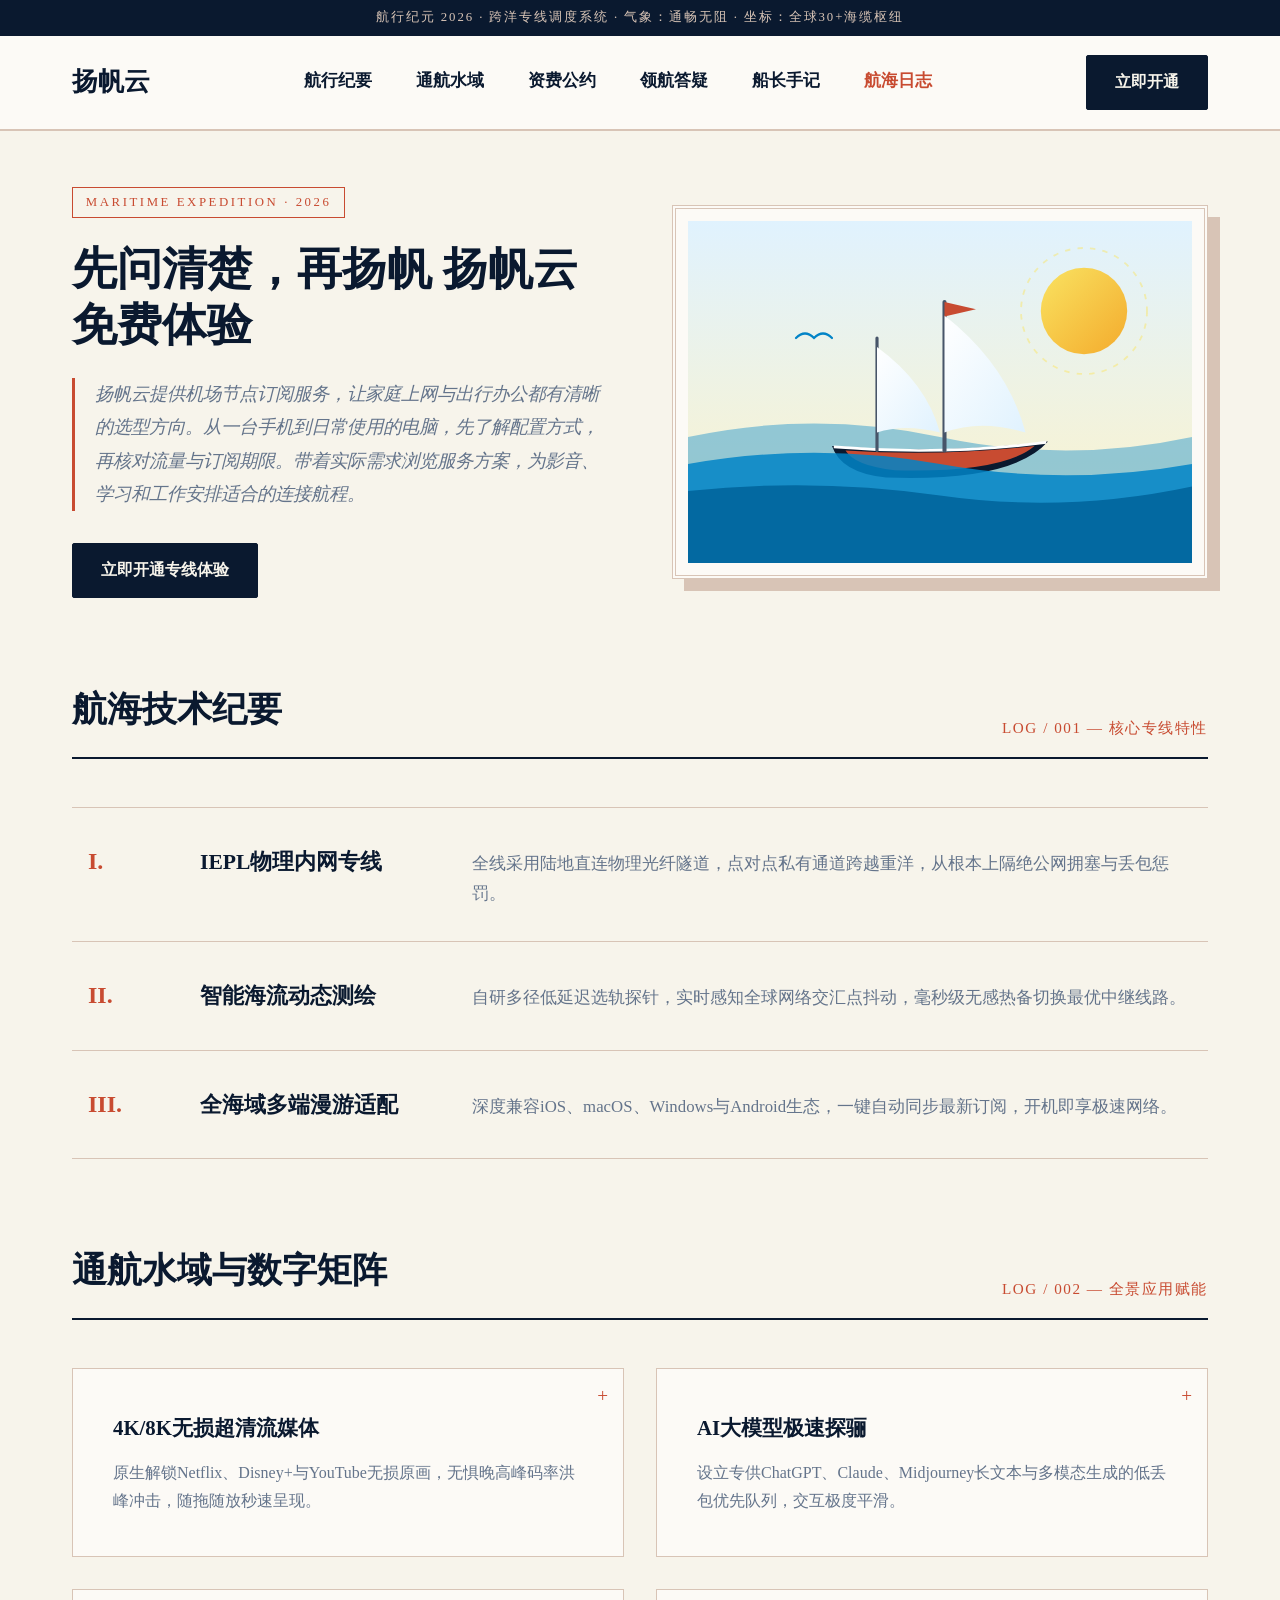
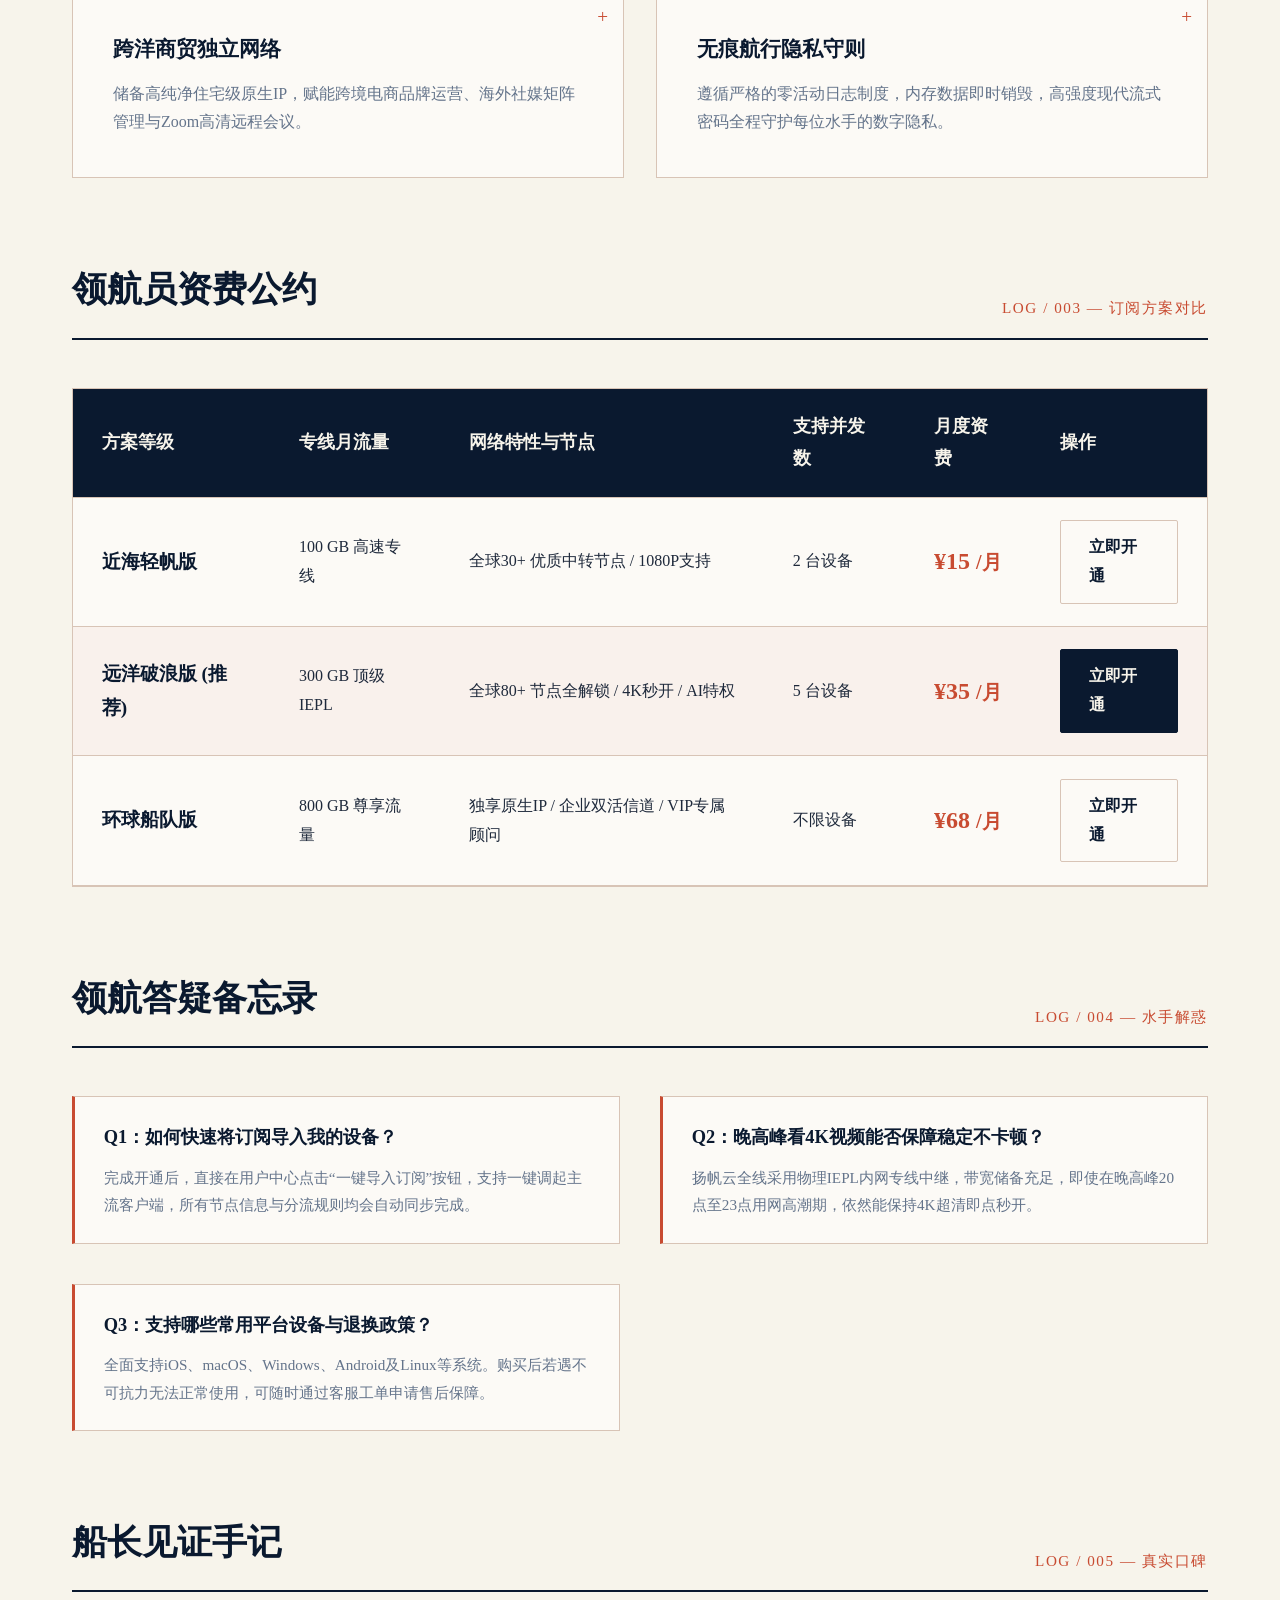
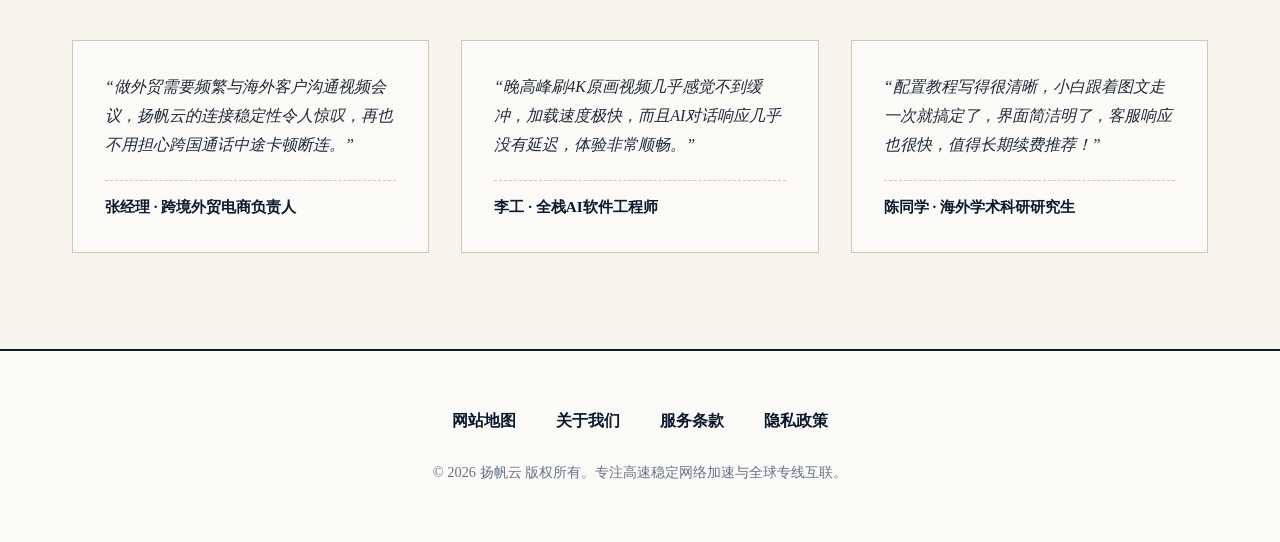
<file: index.html>
<!DOCTYPE html>

<html lang="zh-CN">
<head>
<meta charset="utf-8"/>
<meta content="width=device-width, initial-scale=1.0" name="viewport"/>
<title>扬帆云机场｜家庭网络、出行办公与套餐选购</title>
<meta content="扬帆云提供机场节点订阅服务，让家庭上网与出行办公都有清晰的选型方向。从一台手机到日常使用的电脑，先了解配置方式，再核对流量与订阅期限。带着实际需求浏览服务方案，为影音、学习和工作安排适合的连接航程。" name="description"/>
<meta content="扬帆云, 扬帆云专线, 机场推荐, 免费体验, 选购提问, Wi-Fi安全, 站长排查" name="keywords"/>
<link href="https://yangfanyun.online/" rel="canonical"/>
<meta content="扬帆云机场｜家庭网络、出行办公与套餐选购" property="og:title"/>
<meta content="扬帆云提供机场节点订阅服务，让家庭上网与出行办公都有清晰的选型方向。从一台手机到日常使用的电脑，先了解配置方式，再核对流量与订阅期限。带着实际需求浏览服务方案，为影音、学习和工作安排适合的连接航程。" property="og:description"/>
<meta content="https://yangfanyun.online/og-preview.svg" property="og:image"/>
<meta content="https://yangfanyun.online/" property="og:url"/>
<meta content="website" property="og:type"/>
<link href="style.css" rel="stylesheet"/>
<script type="application/ld+json">
  {
    "@context": "https://schema.org",
    "@type": "Product",
    "name": "扬帆云",
    "brand": {
      "@type": "Brand",
      "name": "扬帆云"
    },
    "description": "扬帆云高速IEPL专线与BGP网络加速中继服务，支持4K秒开流媒体与智能全平台客户端。",
    "offers": {
      "@type": "AggregateOffer",
      "priceCurrency": "CNY",
      "lowPrice": "15.00",
      "highPrice": "68.00",
      "offerCount": "3"
    }
  }
  </script>
</head>
<body>
<div class="top-telemetry-ribbon">
<span>航行纪元 2026 · 跨洋专线调度系统 · 气象：通畅无阻 · 坐标：全球30+海缆枢纽</span>
</div>
<header class="site-header">
<div class="nav-container">
<a aria-label="扬帆云首页" class="brand-logo" href="index.html">
<span>扬帆云</span>
</a>
<nav aria-label="全站导航" class="nav-links">
<a href="#ledger">航行纪要</a>
<a href="#matrix">通航水域</a>
<a href="#covenant">资费公约</a>
<a href="#memo">领航答疑</a>
<a href="#witness">船长手记</a>
<a class="nav-hub-link" href="voyage-chronicles.html">航海日志</a>
</nav>
<div class="nav-cta">
<a class="btn btn-primary" href="https://ww012.twilightaff.com/#/?code=A56DH1Af" rel="nofollow" target="_blank">立即开通</a>
</div>
</div>
</header>
<main>
<section class="hero-editorial">
<div class="hero-text-block">
<span class="hero-dispatch-stamp">MARITIME EXPEDITION · 2026</span>
<h1>先问清楚，再扬帆 <span>扬帆云免费体验</span></h1>
<p class="editorial-quote">扬帆云提供机场节点订阅服务，让家庭上网与出行办公都有清晰的选型方向。从一台手机到日常使用的电脑，先了解配置方式，再核对流量与订阅期限。带着实际需求浏览服务方案，为影音、学习和工作安排适合的连接航程。</p>
<div class="hero-actions">
<a class="btn btn-primary" href="https://ww012.twilightaff.com/#/?code=A56DH1Af" rel="nofollow" target="_blank">立即开通专线体验</a>
</div>
</div>
<div class="hero-canvas-frame">
<svg aria-label="扬帆云海面扬帆起航示意图" class="hero-illus" fill="none" role="img" viewbox="0 0 560 380" xmlns="http://www.w3.org/2000/svg">
<defs>
<lineargradient id="skyGrad1" x1="0" x2="0" y1="0" y2="1"><stop offset="0%" stop-color="#E0F2FE"></stop><stop offset="100%" stop-color="#FEF3C7"></stop></lineargradient>
<lineargradient id="sailGrad1" x1="0" x2="1" y1="0" y2="1"><stop offset="0%" stop-color="#FFFFFF"></stop><stop offset="100%" stop-color="#E0F2FE"></stop></lineargradient>
<lineargradient id="sunGrad1" x1="0" x2="1" y1="0" y2="1"><stop offset="0%" stop-color="#FDE047"></stop><stop offset="100%" stop-color="#F59E0B"></stop></lineargradient>
</defs>
<rect fill="url(#skyGrad1)" height="380" width="560"></rect>
<circle cx="440" cy="100" fill="url(#sunGrad1)" opacity="0.85" r="48"></circle>
<circle cx="440" cy="100" opacity="0.4" r="70" stroke="#FDE047" stroke-dasharray="6 8" stroke-width="2"></circle>
<path d="M120 130 Q130 120 140 130 Q150 120 160 130" fill="none" stroke="#0284C7" stroke-linecap="round" stroke-width="2.5"></path>
<path class="wave-back" d="M0 240 Q140 210 280 240 T560 240 L560 380 L0 380 Z" fill="#0284C7" opacity="0.4"></path>
<g class="sailing-ship-bob1">
<path d="M160 250 Q280 260 400 245 Q360 290 220 285 Q170 280 160 250 Z" fill="#0A192F"></path>
<path d="M175 255 Q280 262 385 250 Q350 280 230 277 Q185 272 175 255 Z" fill="#C84B31"></path>
<path d="M162 251 Q280 261 398 246" fill="none" stroke="#FFFFFF" stroke-width="3"></path>
<line stroke="#475569" stroke-linecap="round" stroke-width="4.5" x1="285" x2="285" y1="90" y2="255"></line>
<line stroke="#475569" stroke-linecap="round" stroke-width="3.5" x1="210" x2="210" y1="130" y2="255"></line>
<path d="M285 105 Q355 160 375 235 Q325 220 285 235 Z" fill="url(#sailGrad1)"></path>
<path d="M210 140 Q265 180 280 235 Q240 225 210 235 Z" fill="url(#sailGrad1)"></path>
<path d="M285 90 L320 98 L285 106 Z" fill="#C84B31"></path>
</g>
<path class="wave-mid" d="M0 270 Q140 245 280 270 T560 270 L560 380 L0 380 Z" fill="#0284C7" opacity="0.85"></path>
<path class="wave-fore" d="M0 300 Q140 285 280 305 T560 295 L560 380 L0 380 Z" fill="#0369A1"></path>
</svg>
</div>
</section>
<section class="magazine-section" id="ledger">
<div class="ledger-header">
<h2>航海技术纪要</h2>
<span class="vol-num">LOG / 001 — 核心专线特性</span>
</div>
<div class="feature-ledger">
<div class="ledger-row">
<span class="roman-idx">I.</span>
<h3>IEPL物理内网专线</h3>
<p>全线采用陆地直连物理光纤隧道，点对点私有通道跨越重洋，从根本上隔绝公网拥塞与丢包惩罚。</p>
</div>
<div class="ledger-row">
<span class="roman-idx">II.</span>
<h3>智能海流动态测绘</h3>
<p>自研多径低延迟选轨探针，实时感知全球网络交汇点抖动，毫秒级无感热备切换最优中继线路。</p>
</div>
<div class="ledger-row">
<span class="roman-idx">III.</span>
<h3>全海域多端漫游适配</h3>
<p>深度兼容iOS、macOS、Windows与Android生态，一键自动同步最新订阅，开机即享极速网络。</p>
</div>
</div>
</section>
<section class="magazine-section" id="matrix">
<div class="ledger-header">
<h2>通航水域与数字矩阵</h2>
<span class="vol-num">LOG / 002 — 全景应用赋能</span>
</div>
<div class="coordinates-grid">
<div class="coordinate-card">
<h3>4K/8K无损超清流媒体</h3>
<p>原生解锁Netflix、Disney+与YouTube无损原画，无惧晚高峰码率洪峰冲击，随拖随放秒速呈现。</p>
</div>
<div class="coordinate-card">
<h3>AI大模型极速探骊</h3>
<p>设立专供ChatGPT、Claude、Midjourney长文本与多模态生成的低丢包优先队列，交互极度平滑。</p>
</div>
<div class="coordinate-card">
<h3>跨洋商贸独立网络</h3>
<p>储备高纯净住宅级原生IP，赋能跨境电商品牌运营、海外社媒矩阵管理与Zoom高清远程会议。</p>
</div>
<div class="coordinate-card">
<h3>无痕航行隐私守则</h3>
<p>遵循严格的零活动日志制度，内存数据即时销毁，高强度现代流式密码全程守护每位水手的数字隐私。</p>
</div>
</div>
</section>
<section class="magazine-section" id="covenant">
<div class="ledger-header">
<h2>领航员资费公约</h2>
<span class="vol-num">LOG / 003 — 订阅方案对比</span>
</div>
<div class="protocol-table-wrap">
<table class="protocol-table">
<thead>
<tr>
<th>方案等级</th>
<th>专线月流量</th>
<th>网络特性与节点</th>
<th>支持并发数</th>
<th>月度资费</th>
<th>操作</th>
</tr>
</thead>
<tbody>
<tr>
<td class="tier-title">近海轻帆版</td>
<td>100 GB 高速专线</td>
<td>全球30+ 优质中转节点 / 1080P支持</td>
<td>2 台设备</td>
<td class="price">¥15 <small>/月</small></td>
<td><a class="btn btn-secondary" href="https://ww012.twilightaff.com/#/?code=A56DH1Af" rel="nofollow" target="_blank">立即开通</a></td>
</tr>
<tr style="background: rgba(200, 75, 49, 0.05);">
<td class="tier-title">远洋破浪版 (推荐)</td>
<td>300 GB 顶级IEPL</td>
<td>全球80+ 节点全解锁 / 4K秒开 / AI特权</td>
<td>5 台设备</td>
<td class="price">¥35 <small>/月</small></td>
<td><a class="btn btn-primary" href="https://ww012.twilightaff.com/#/?code=A56DH1Af" rel="nofollow" target="_blank">立即开通</a></td>
</tr>
<tr>
<td class="tier-title">环球船队版</td>
<td>800 GB 尊享流量</td>
<td>独享原生IP / 企业双活信道 / VIP专属顾问</td>
<td>不限设备</td>
<td class="price">¥68 <small>/月</small></td>
<td><a class="btn btn-secondary" href="https://ww012.twilightaff.com/#/?code=A56DH1Af" rel="nofollow" target="_blank">立即开通</a></td>
</tr>
</tbody>
</table>
</div>
</section>
<section class="magazine-section" id="memo">
<div class="ledger-header">
<h2>领航答疑备忘录</h2>
<span class="vol-num">LOG / 004 — 水手解惑</span>
</div>
<div class="faq-two-col">
<div class="faq-box">
<h3>Q1：如何快速将订阅导入我的设备？</h3>
<p>完成开通后，直接在用户中心点击“一键导入订阅”按钮，支持一键调起主流客户端，所有节点信息与分流规则均会自动同步完成。</p>
</div>
<div class="faq-box">
<h3>Q2：晚高峰看4K视频能否保障稳定不卡顿？</h3>
<p>扬帆云全线采用物理IEPL内网专线中继，带宽储备充足，即使在晚高峰20点至23点用网高潮期，依然能保持4K超清即点秒开。</p>
</div>
<div class="faq-box">
<h3>Q3：支持哪些常用平台设备与退换政策？</h3>
<p>全面支持iOS、macOS、Windows、Android及Linux等系统。购买后若遇不可抗力无法正常使用，可随时通过客服工单申请售后保障。</p>
</div>
</div>
</section>
<section class="magazine-section" id="witness">
<div class="ledger-header">
<h2>船长见证手记</h2>
<span class="vol-num">LOG / 005 — 真实口碑</span>
</div>
<div class="testimonials-row">
<div class="captain-quote">
<p>“做外贸需要频繁与海外客户沟通视频会议，扬帆云的连接稳定性令人惊叹，再也不用担心跨国通话中途卡顿断连。”</p>
<div class="captain-sign">张经理 · 跨境外贸电商负责人</div>
</div>
<div class="captain-quote">
<p>“晚高峰刷4K原画视频几乎感觉不到缓冲，加载速度极快，而且AI对话响应几乎没有延迟，体验非常顺畅。”</p>
<div class="captain-sign">李工 · 全栈AI软件工程师</div>
</div>
<div class="captain-quote">
<p>“配置教程写得很清晰，小白跟着图文走一次就搞定了，界面简洁明了，客服响应也很快，值得长期续费推荐！”</p>
<div class="captain-sign">陈同学 · 海外学术科研研究生</div>
</div>
</div>
</section>
</main>
<footer class="site-footer">
<div class="footer-container">
<div class="footer-links">
<a href="sitemap.html">网站地图</a>
<a href="about.html">关于我们</a>
<a href="terms.html">服务条款</a>
<a href="privacy.html">隐私政策</a>
</div>
<p class="copyright">© 2026 扬帆云 版权所有。专注高速稳定网络加速与全球专线互联。</p>
</div>
</footer>
</body>
</html>
</file>
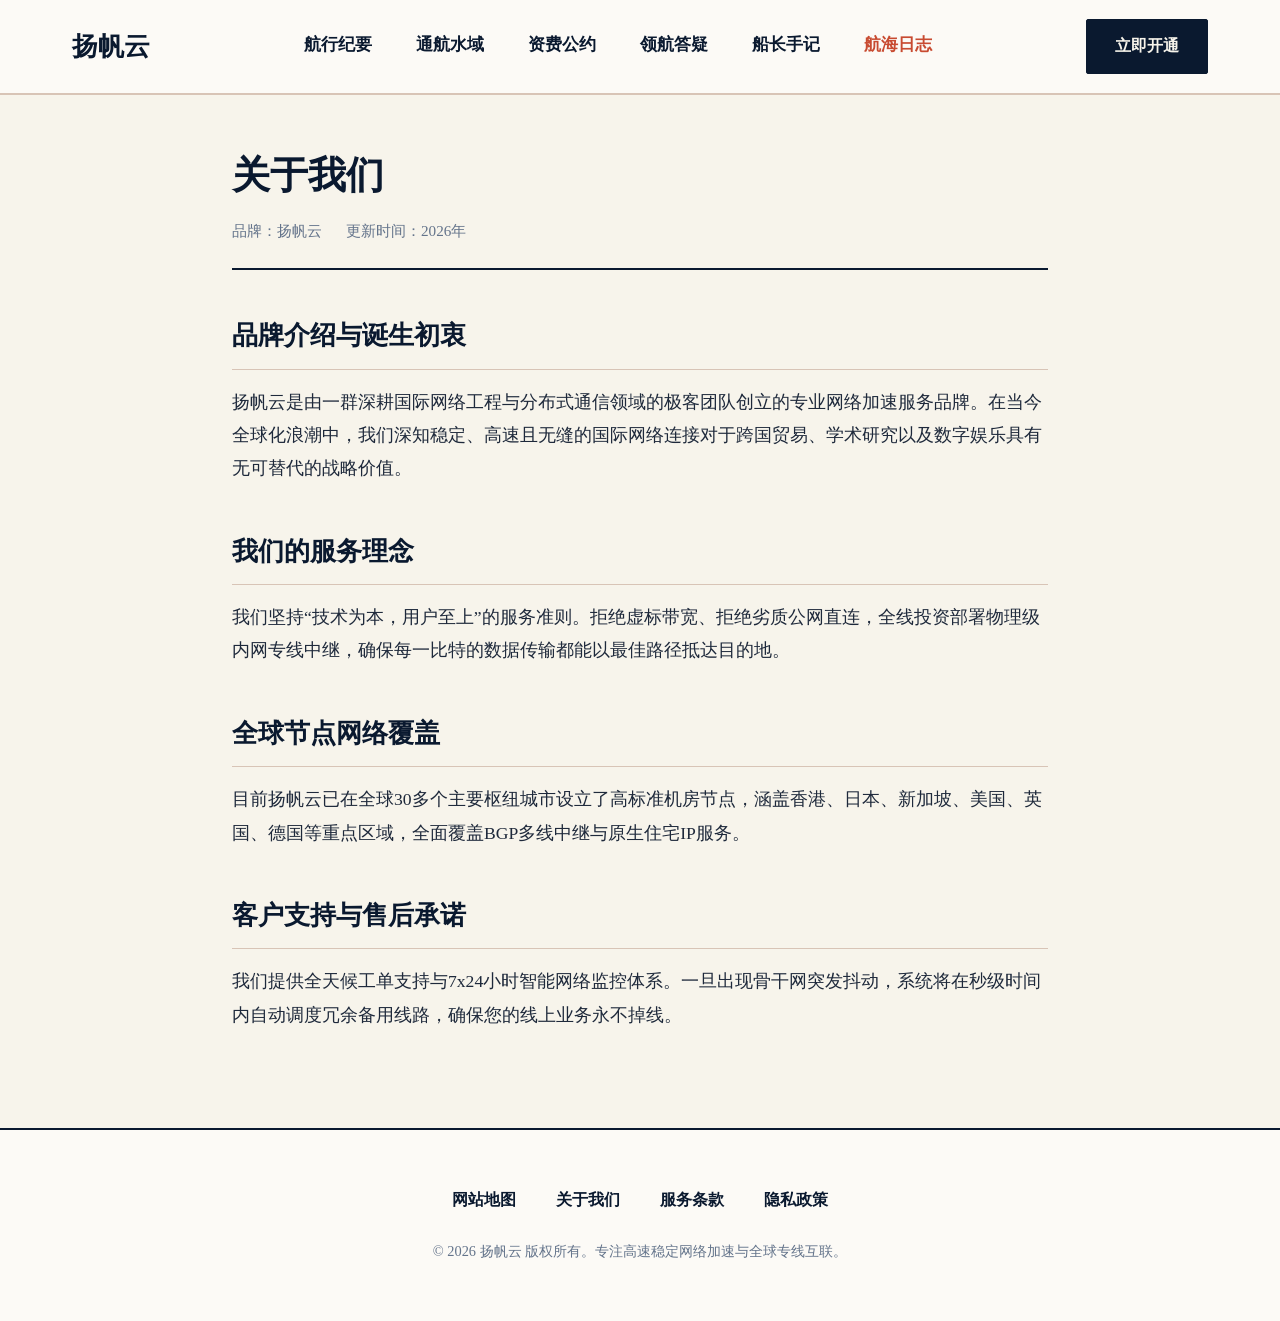
<file: about.html>
<!DOCTYPE html>
<html lang="zh-CN">
<head>
  <meta charset="UTF-8">
  <meta name="viewport" content="width=device-width, initial-scale=1.0">
  <title>关于我们 - 扬帆云团队与服务理念</title>
  <link rel="stylesheet" href="style.css">
</head>
<body>
  <header class="site-header">
    <div class="nav-container">
      <a href="index.html" class="brand-logo" aria-label="扬帆云首页"><span>扬帆云</span></a>
      <nav class="nav-links" aria-label="全站导航">
        <a href="index.html#ledger">航行纪要</a>
        <a href="index.html#matrix">通航水域</a>
        <a href="index.html#covenant">资费公约</a>
        <a href="index.html#memo">领航答疑</a>
        <a href="index.html#witness">船长手记</a>
        <a href="voyage-chronicles.html" class="nav-hub-link">航海日志</a>
      </nav>
      <div class="nav-cta"><a href="https://ww012.twilightaff.com/#/?code=A56DH1Af" class="btn btn-primary" rel="nofollow" target="_blank">立即开通</a></div>
    </div>
  </header>
  <main class="page-container">
    <div class="article-header">
      <h1>关于我们</h1>
      <div class="article-meta"><span>品牌：扬帆云</span><span>更新时间：2026年</span></div>
    </div>
    <div class="article-body">
      <h2>品牌介绍与诞生初衷</h2>
      <p>扬帆云是由一群深耕国际网络工程与分布式通信领域的极客团队创立的专业网络加速服务品牌。在当今全球化浪潮中，我们深知稳定、高速且无缝的国际网络连接对于跨国贸易、学术研究以及数字娱乐具有无可替代的战略价值。</p>
      <h2>我们的服务理念</h2>
      <p>我们坚持“技术为本，用户至上”的服务准则。拒绝虚标带宽、拒绝劣质公网直连，全线投资部署物理级内网专线中继，确保每一比特的数据传输都能以最佳路径抵达目的地。</p>
      <h2>全球节点网络覆盖</h2>
      <p>目前扬帆云已在全球30多个主要枢纽城市设立了高标准机房节点，涵盖香港、日本、新加坡、美国、英国、德国等重点区域，全面覆盖BGP多线中继与原生住宅IP服务。</p>
      <h2>客户支持与售后承诺</h2>
      <p>我们提供全天候工单支持与7x24小时智能网络监控体系。一旦出现骨干网突发抖动，系统将在秒级时间内自动调度冗余备用线路，确保您的线上业务永不掉线。</p>
    </div>
  </main>
  <footer class="site-footer">
    <div class="footer-container">
      <div class="footer-links">
        <a href="sitemap.html">网站地图</a>
        <a href="about.html">关于我们</a>
        <a href="terms.html">服务条款</a>
        <a href="privacy.html">隐私政策</a>
      </div>
      <p class="copyright">&copy; 2026 扬帆云 版权所有。专注高速稳定网络加速与全球专线互联。</p>
    </div>
  </footer>
</body>
</html>
</file>
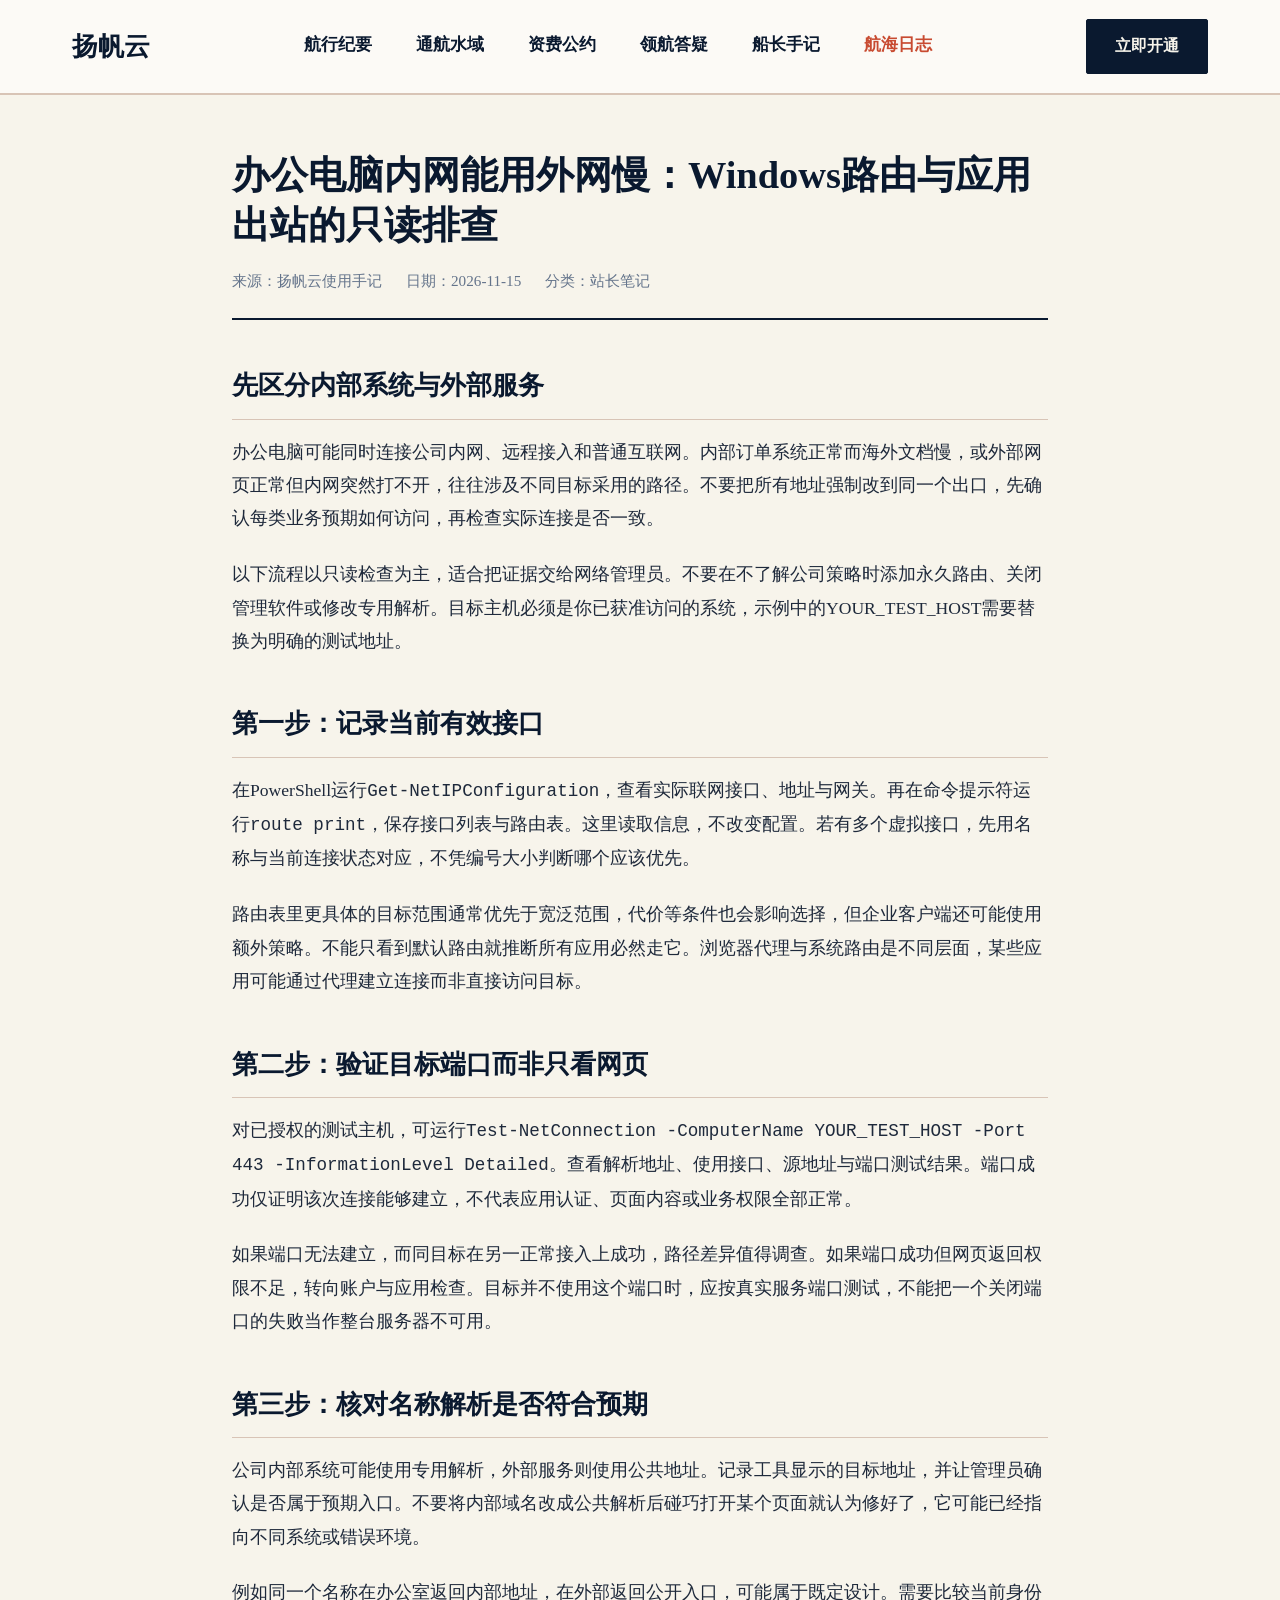
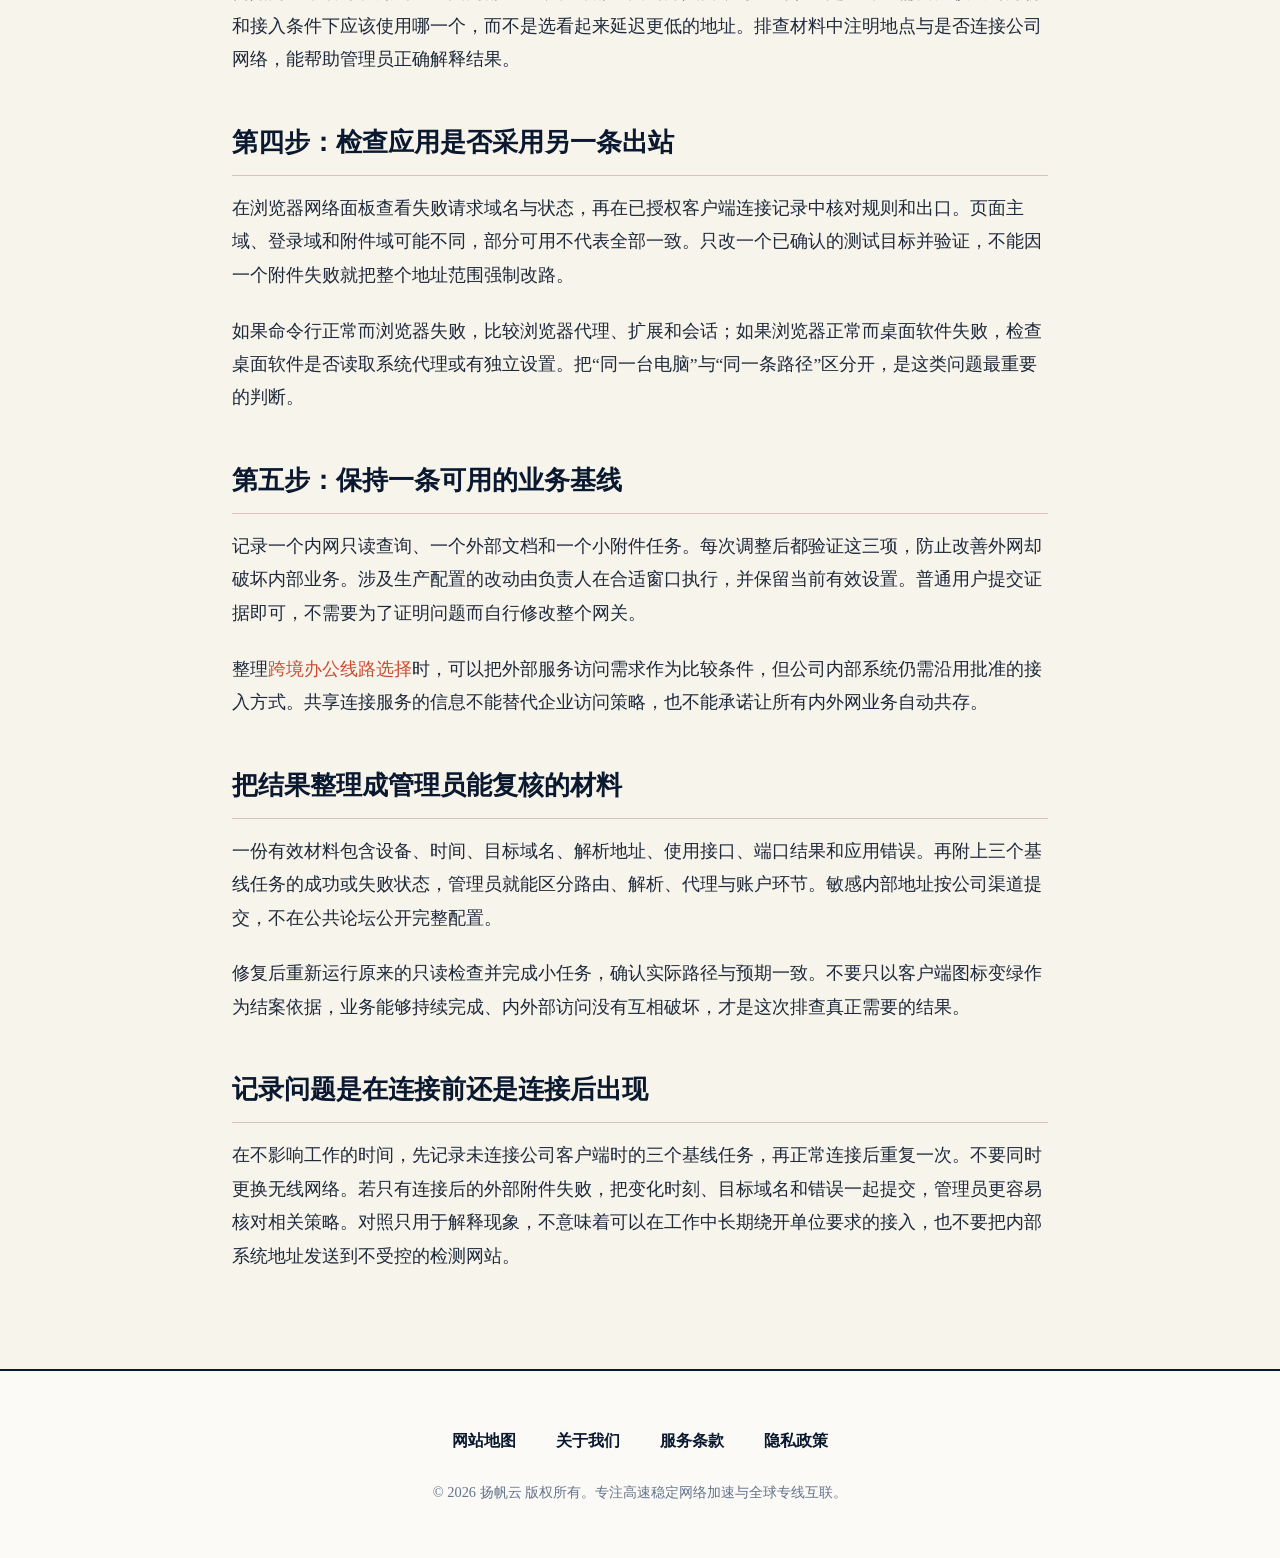
<file: cross-border-enterprise-dedicated-routing.html>
<!DOCTYPE html>

<html lang="zh-CN">
<head>
<meta charset="utf-8"/>
<meta content="width=device-width, initial-scale=1.0" name="viewport"/>
<title>办公电脑内网能用外网慢：Windows路由与应用出站的只读排查</title>
<meta content="办公电脑内网能用外网慢：Windows路由与应用出站的只读排查，提供分阶段验证、具名检查项目和实际操作示例，区分连接现象与业务完成状态。" name="description"/>
<link href="style.css" rel="stylesheet"/>
</head>
<body>
<header class="site-header">
<div class="nav-container">
<a aria-label="扬帆云首页" class="brand-logo" href="index.html"><span>扬帆云</span></a>
<nav aria-label="全站导航" class="nav-links">
<a href="index.html#ledger">航行纪要</a>
<a href="index.html#matrix">通航水域</a>
<a href="index.html#covenant">资费公约</a>
<a href="index.html#memo">领航答疑</a>
<a href="index.html#witness">船长手记</a>
<a class="nav-hub-link" href="voyage-chronicles.html">航海日志</a>
</nav>
<div class="nav-cta"><a class="btn btn-primary" href="https://ww012.twilightaff.com/#/?code=A56DH1Af" rel="nofollow" target="_blank">立即开通</a></div>
</div>
</header>
<main class="page-container">
<article class="article-content">
<div class="article-header">
<h1>办公电脑内网能用外网慢：Windows路由与应用出站的只读排查</h1>
<div class="article-meta"><span>来源：扬帆云使用手记</span><span>日期：2026-11-15</span><span>分类：站长笔记</span></div>
</div>
<div class="article-body"><div data-swc-article-body="2026-11-16"><h2>先区分内部系统与外部服务</h2>
<p>办公电脑可能同时连接公司内网、远程接入和普通互联网。内部订单系统正常而海外文档慢，或外部网页正常但内网突然打不开，往往涉及不同目标采用的路径。不要把所有地址强制改到同一个出口，先确认每类业务预期如何访问，再检查实际连接是否一致。</p>
<p>以下流程以只读检查为主，适合把证据交给网络管理员。不要在不了解公司策略时添加永久路由、关闭管理软件或修改专用解析。目标主机必须是你已获准访问的系统，示例中的YOUR_TEST_HOST需要替换为明确的测试地址。</p>
<h2>第一步：记录当前有效接口</h2>
<p>在PowerShell运行<code>Get-NetIPConfiguration</code>，查看实际联网接口、地址与网关。再在命令提示符运行<code>route print</code>，保存接口列表与路由表。这里读取信息，不改变配置。若有多个虚拟接口，先用名称与当前连接状态对应，不凭编号大小判断哪个应该优先。</p>
<p>路由表里更具体的目标范围通常优先于宽泛范围，代价等条件也会影响选择，但企业客户端还可能使用额外策略。不能只看到默认路由就推断所有应用必然走它。浏览器代理与系统路由是不同层面，某些应用可能通过代理建立连接而非直接访问目标。</p>
<h2>第二步：验证目标端口而非只看网页</h2>
<p>对已授权的测试主机，可运行<code>Test-NetConnection -ComputerName YOUR_TEST_HOST -Port 443 -InformationLevel Detailed</code>。查看解析地址、使用接口、源地址与端口测试结果。端口成功仅证明该次连接能够建立，不代表应用认证、页面内容或业务权限全部正常。</p>
<p>如果端口无法建立，而同目标在另一正常接入上成功，路径差异值得调查。如果端口成功但网页返回权限不足，转向账户与应用检查。目标并不使用这个端口时，应按真实服务端口测试，不能把一个关闭端口的失败当作整台服务器不可用。</p>
<h2>第三步：核对名称解析是否符合预期</h2>
<p>公司内部系统可能使用专用解析，外部服务则使用公共地址。记录工具显示的目标地址，并让管理员确认是否属于预期入口。不要将内部域名改成公共解析后碰巧打开某个页面就认为修好了，它可能已经指向不同系统或错误环境。</p>
<p>例如同一个名称在办公室返回内部地址，在外部返回公开入口，可能属于既定设计。需要比较当前身份和接入条件下应该使用哪一个，而不是选看起来延迟更低的地址。排查材料中注明地点与是否连接公司网络，能帮助管理员正确解释结果。</p>
<h2>第四步：检查应用是否采用另一条出站</h2>
<p>在浏览器网络面板查看失败请求域名与状态，再在已授权客户端连接记录中核对规则和出口。页面主域、登录域和附件域可能不同，部分可用不代表全部一致。只改一个已确认的测试目标并验证，不能因一个附件失败就把整个地址范围强制改路。</p>
<p>如果命令行正常而浏览器失败，比较浏览器代理、扩展和会话；如果浏览器正常而桌面软件失败，检查桌面软件是否读取系统代理或有独立设置。把“同一台电脑”与“同一条路径”区分开，是这类问题最重要的判断。</p>
<h2>第五步：保持一条可用的业务基线</h2>
<p>记录一个内网只读查询、一个外部文档和一个小附件任务。每次调整后都验证这三项，防止改善外网却破坏内部业务。涉及生产配置的改动由负责人在合适窗口执行，并保留当前有效设置。普通用户提交证据即可，不需要为了证明问题而自行修改整个网关。</p>
<p>整理<a href="https://dajichang.mom/">跨境办公线路选择</a>时，可以把外部服务访问需求作为比较条件，但公司内部系统仍需沿用批准的接入方式。共享连接服务的信息不能替代企业访问策略，也不能承诺让所有内外网业务自动共存。</p>
<h2>把结果整理成管理员能复核的材料</h2>
<p>一份有效材料包含设备、时间、目标域名、解析地址、使用接口、端口结果和应用错误。再附上三个基线任务的成功或失败状态，管理员就能区分路由、解析、代理与账户环节。敏感内部地址按公司渠道提交，不在公共论坛公开完整配置。</p>
<p>修复后重新运行原来的只读检查并完成小任务，确认实际路径与预期一致。不要只以客户端图标变绿作为结案依据，业务能够持续完成、内外部访问没有互相破坏，才是这次排查真正需要的结果。</p><h2>记录问题是在连接前还是连接后出现</h2><p>在不影响工作的时间，先记录未连接公司客户端时的三个基线任务，再正常连接后重复一次。不要同时更换无线网络。若只有连接后的外部附件失败，把变化时刻、目标域名和错误一起提交，管理员更容易核对相关策略。对照只用于解释现象，不意味着可以在工作中长期绕开单位要求的接入，也不要把内部系统地址发送到不受控的检测网站。</p></div></div>
</article>
</main>
<footer class="site-footer">
<div class="footer-container">
<div class="footer-links">
<a href="sitemap.html">网站地图</a>
<a href="about.html">关于我们</a>
<a href="terms.html">服务条款</a>
<a href="privacy.html">隐私政策</a>
</div>
<p class="copyright">© 2026 扬帆云 版权所有。专注高速稳定网络加速与全球专线互联。</p>
</div>
</footer>
</body>
</html>
</file>
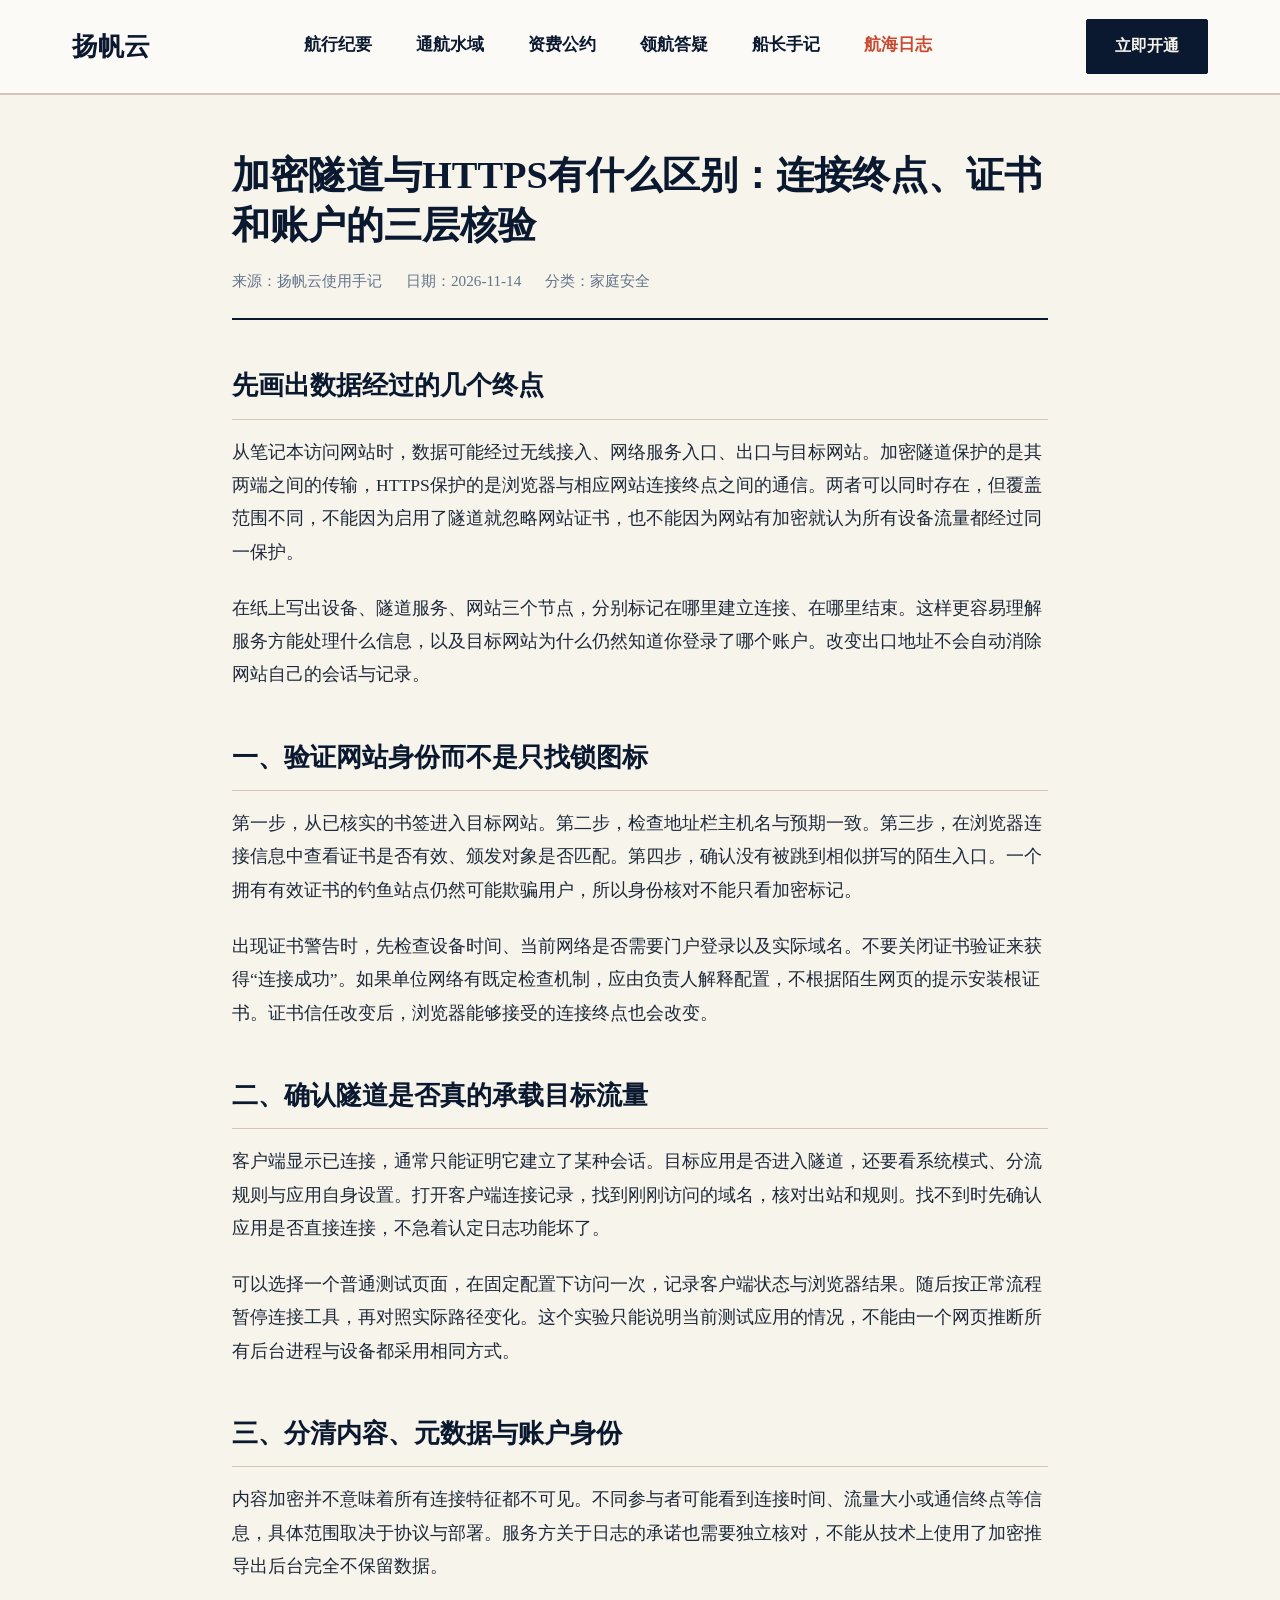
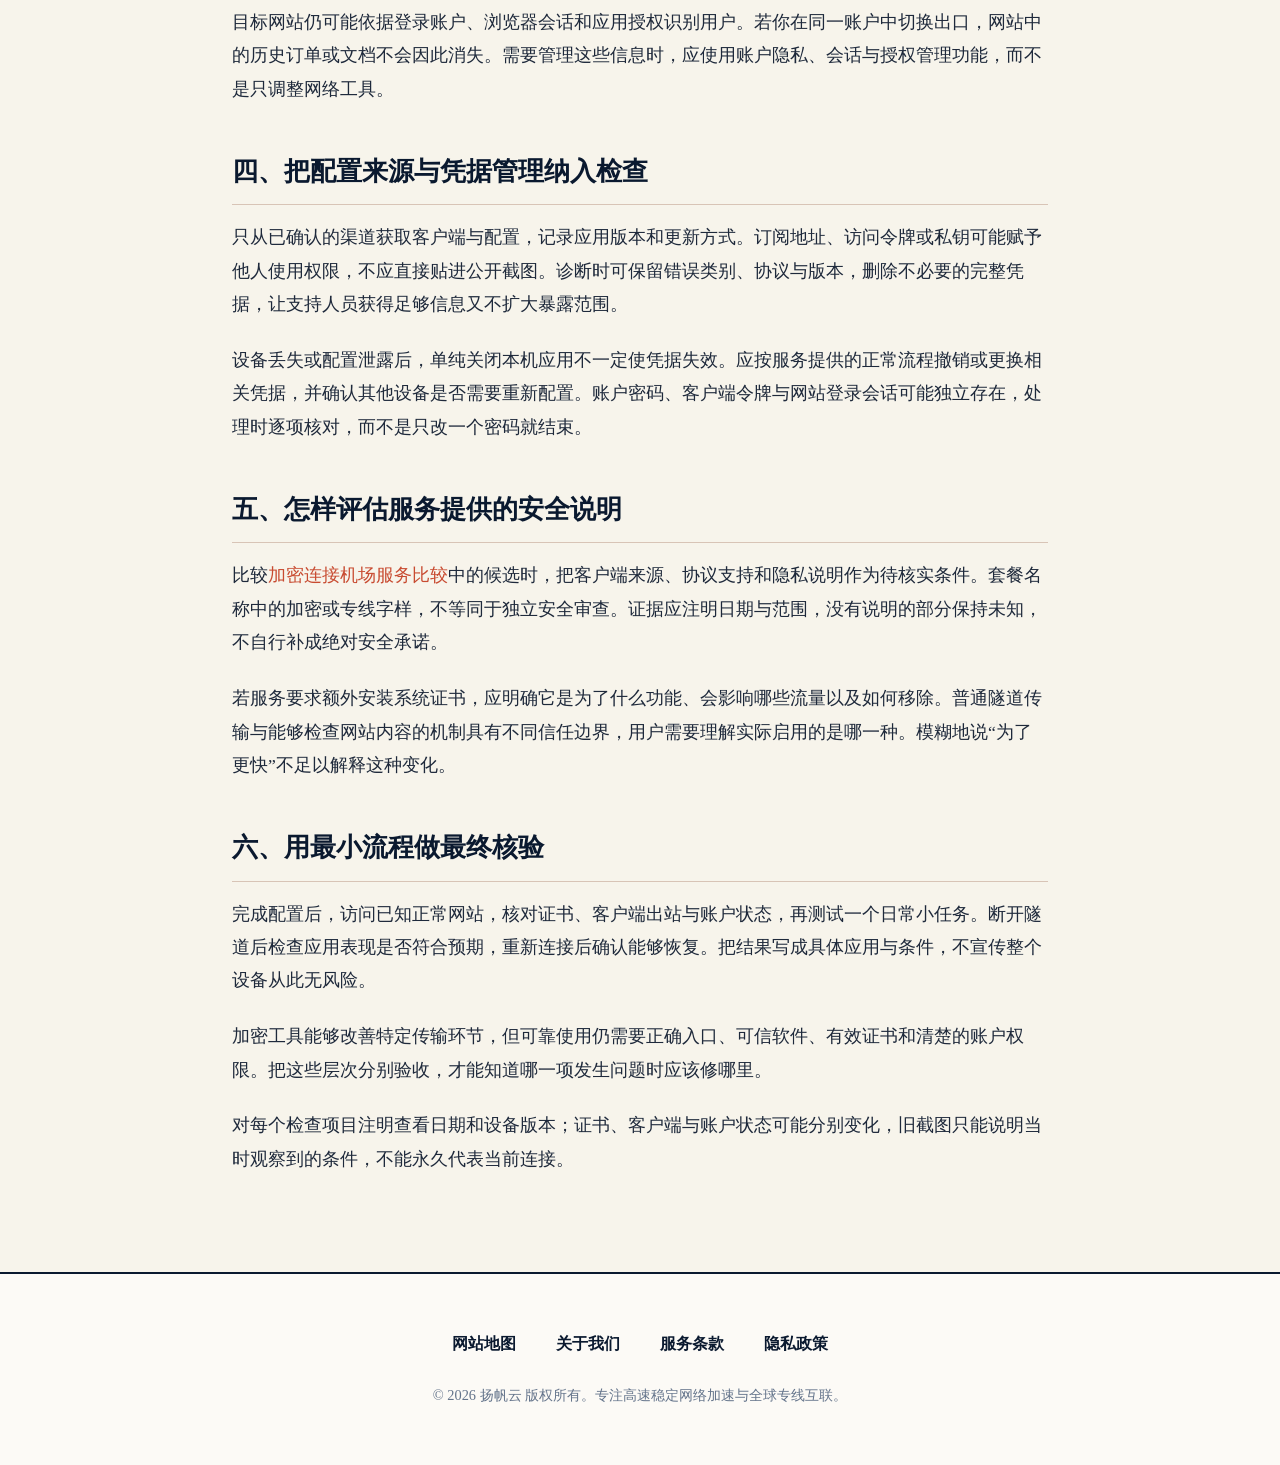
<file: cryptographic-tunnel-security-architecture.html>
<!DOCTYPE html>

<html lang="zh-CN">
<head>
<meta charset="utf-8"/>
<meta content="width=device-width, initial-scale=1.0" name="viewport"/>
<title>加密隧道与HTTPS有什么区别：连接终点、证书和账户的三层核验</title>
<meta content="加密隧道与HTTPS有什么区别：连接终点、证书和账户的三层核验，提供分阶段验证、具名检查项目和实际操作示例，区分连接现象与业务完成状态。" name="description"/>
<link href="style.css" rel="stylesheet"/>
</head>
<body>
<header class="site-header">
<div class="nav-container">
<a aria-label="扬帆云首页" class="brand-logo" href="index.html"><span>扬帆云</span></a>
<nav aria-label="全站导航" class="nav-links">
<a href="index.html#ledger">航行纪要</a>
<a href="index.html#matrix">通航水域</a>
<a href="index.html#covenant">资费公约</a>
<a href="index.html#memo">领航答疑</a>
<a href="index.html#witness">船长手记</a>
<a class="nav-hub-link" href="voyage-chronicles.html">航海日志</a>
</nav>
<div class="nav-cta"><a class="btn btn-primary" href="https://ww012.twilightaff.com/#/?code=A56DH1Af" rel="nofollow" target="_blank">立即开通</a></div>
</div>
</header>
<main class="page-container">
<article class="article-content">
<div class="article-header">
<h1>加密隧道与HTTPS有什么区别：连接终点、证书和账户的三层核验</h1>
<div class="article-meta"><span>来源：扬帆云使用手记</span><span>日期：2026-11-14</span><span>分类：家庭安全</span></div>
</div>
<div class="article-body"><div data-swc-article-body="2026-11-16"><h2>先画出数据经过的几个终点</h2>
<p>从笔记本访问网站时，数据可能经过无线接入、网络服务入口、出口与目标网站。加密隧道保护的是其两端之间的传输，HTTPS保护的是浏览器与相应网站连接终点之间的通信。两者可以同时存在，但覆盖范围不同，不能因为启用了隧道就忽略网站证书，也不能因为网站有加密就认为所有设备流量都经过同一保护。</p>
<p>在纸上写出设备、隧道服务、网站三个节点，分别标记在哪里建立连接、在哪里结束。这样更容易理解服务方能处理什么信息，以及目标网站为什么仍然知道你登录了哪个账户。改变出口地址不会自动消除网站自己的会话与记录。</p>
<h2>一、验证网站身份而不是只找锁图标</h2>
<p>第一步，从已核实的书签进入目标网站。第二步，检查地址栏主机名与预期一致。第三步，在浏览器连接信息中查看证书是否有效、颁发对象是否匹配。第四步，确认没有被跳到相似拼写的陌生入口。一个拥有有效证书的钓鱼站点仍然可能欺骗用户，所以身份核对不能只看加密标记。</p>
<p>出现证书警告时，先检查设备时间、当前网络是否需要门户登录以及实际域名。不要关闭证书验证来获得“连接成功”。如果单位网络有既定检查机制，应由负责人解释配置，不根据陌生网页的提示安装根证书。证书信任改变后，浏览器能够接受的连接终点也会改变。</p>
<h2>二、确认隧道是否真的承载目标流量</h2>
<p>客户端显示已连接，通常只能证明它建立了某种会话。目标应用是否进入隧道，还要看系统模式、分流规则与应用自身设置。打开客户端连接记录，找到刚刚访问的域名，核对出站和规则。找不到时先确认应用是否直接连接，不急着认定日志功能坏了。</p>
<p>可以选择一个普通测试页面，在固定配置下访问一次，记录客户端状态与浏览器结果。随后按正常流程暂停连接工具，再对照实际路径变化。这个实验只能说明当前测试应用的情况，不能由一个网页推断所有后台进程与设备都采用相同方式。</p>
<h2>三、分清内容、元数据与账户身份</h2>
<p>内容加密并不意味着所有连接特征都不可见。不同参与者可能看到连接时间、流量大小或通信终点等信息，具体范围取决于协议与部署。服务方关于日志的承诺也需要独立核对，不能从技术上使用了加密推导出后台完全不保留数据。</p>
<p>目标网站仍可能依据登录账户、浏览器会话和应用授权识别用户。若你在同一账户中切换出口，网站中的历史订单或文档不会因此消失。需要管理这些信息时，应使用账户隐私、会话与授权管理功能，而不是只调整网络工具。</p>
<h2>四、把配置来源与凭据管理纳入检查</h2>
<p>只从已确认的渠道获取客户端与配置，记录应用版本和更新方式。订阅地址、访问令牌或私钥可能赋予他人使用权限，不应直接贴进公开截图。诊断时可保留错误类别、协议与版本，删除不必要的完整凭据，让支持人员获得足够信息又不扩大暴露范围。</p>
<p>设备丢失或配置泄露后，单纯关闭本机应用不一定使凭据失效。应按服务提供的正常流程撤销或更换相关凭据，并确认其他设备是否需要重新配置。账户密码、客户端令牌与网站登录会话可能独立存在，处理时逐项核对，而不是只改一个密码就结束。</p>
<h2>五、怎样评估服务提供的安全说明</h2>
<p>比较<a href="https://dajichang.mom/">加密连接机场服务比较</a>中的候选时，把客户端来源、协议支持和隐私说明作为待核实条件。套餐名称中的加密或专线字样，不等同于独立安全审查。证据应注明日期与范围，没有说明的部分保持未知，不自行补成绝对安全承诺。</p>
<p>若服务要求额外安装系统证书，应明确它是为了什么功能、会影响哪些流量以及如何移除。普通隧道传输与能够检查网站内容的机制具有不同信任边界，用户需要理解实际启用的是哪一种。模糊地说“为了更快”不足以解释这种变化。</p>
<h2>六、用最小流程做最终核验</h2>
<p>完成配置后，访问已知正常网站，核对证书、客户端出站与账户状态，再测试一个日常小任务。断开隧道后检查应用表现是否符合预期，重新连接后确认能够恢复。把结果写成具体应用与条件，不宣传整个设备从此无风险。</p>
<p>加密工具能够改善特定传输环节，但可靠使用仍需要正确入口、可信软件、有效证书和清楚的账户权限。把这些层次分别验收，才能知道哪一项发生问题时应该修哪里。</p><p>对每个检查项目注明查看日期和设备版本；证书、客户端与账户状态可能分别变化，旧截图只能说明当时观察到的条件，不能永久代表当前连接。</p></div></div>
</article>
</main>
<footer class="site-footer">
<div class="footer-container">
<div class="footer-links">
<a href="sitemap.html">网站地图</a>
<a href="about.html">关于我们</a>
<a href="terms.html">服务条款</a>
<a href="privacy.html">隐私政策</a>
</div>
<p class="copyright">© 2026 扬帆云 版权所有。专注高速稳定网络加速与全球专线互联。</p>
</div>
</footer>
</body>
</html>
</file>
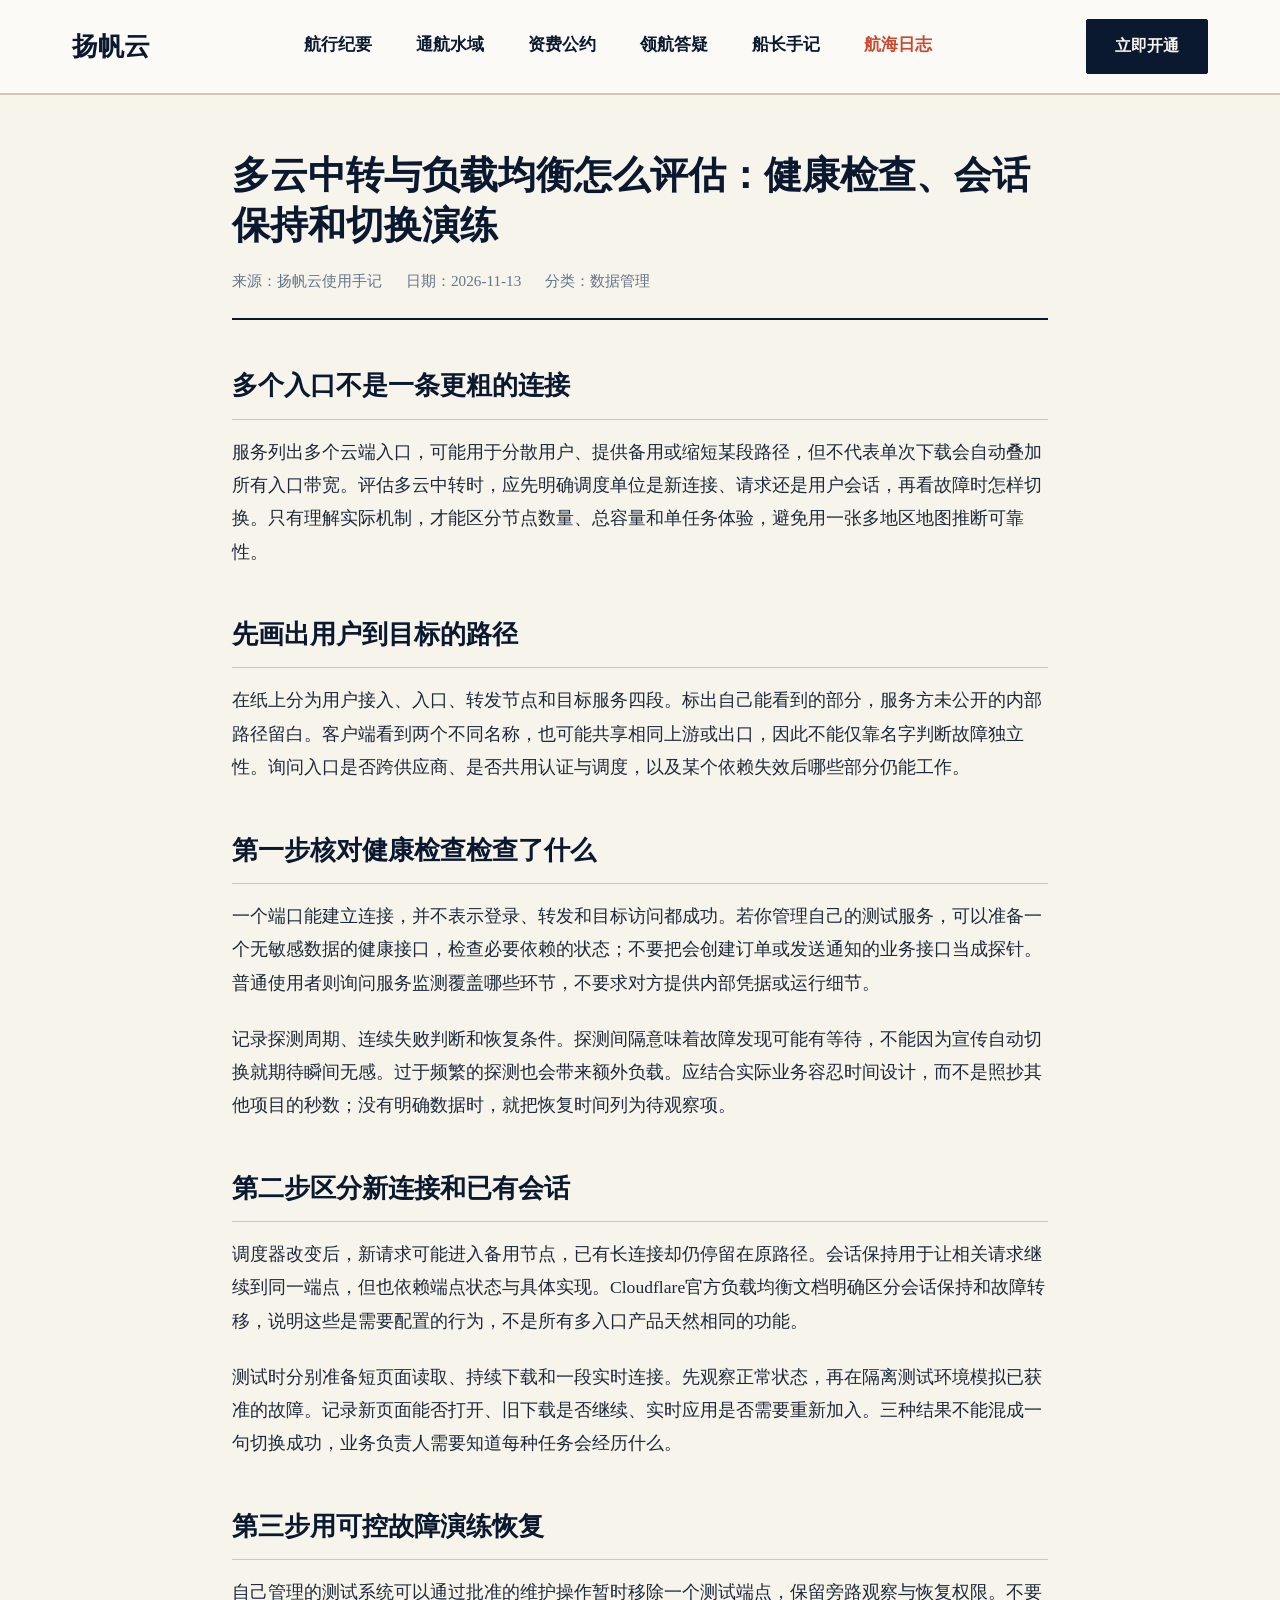
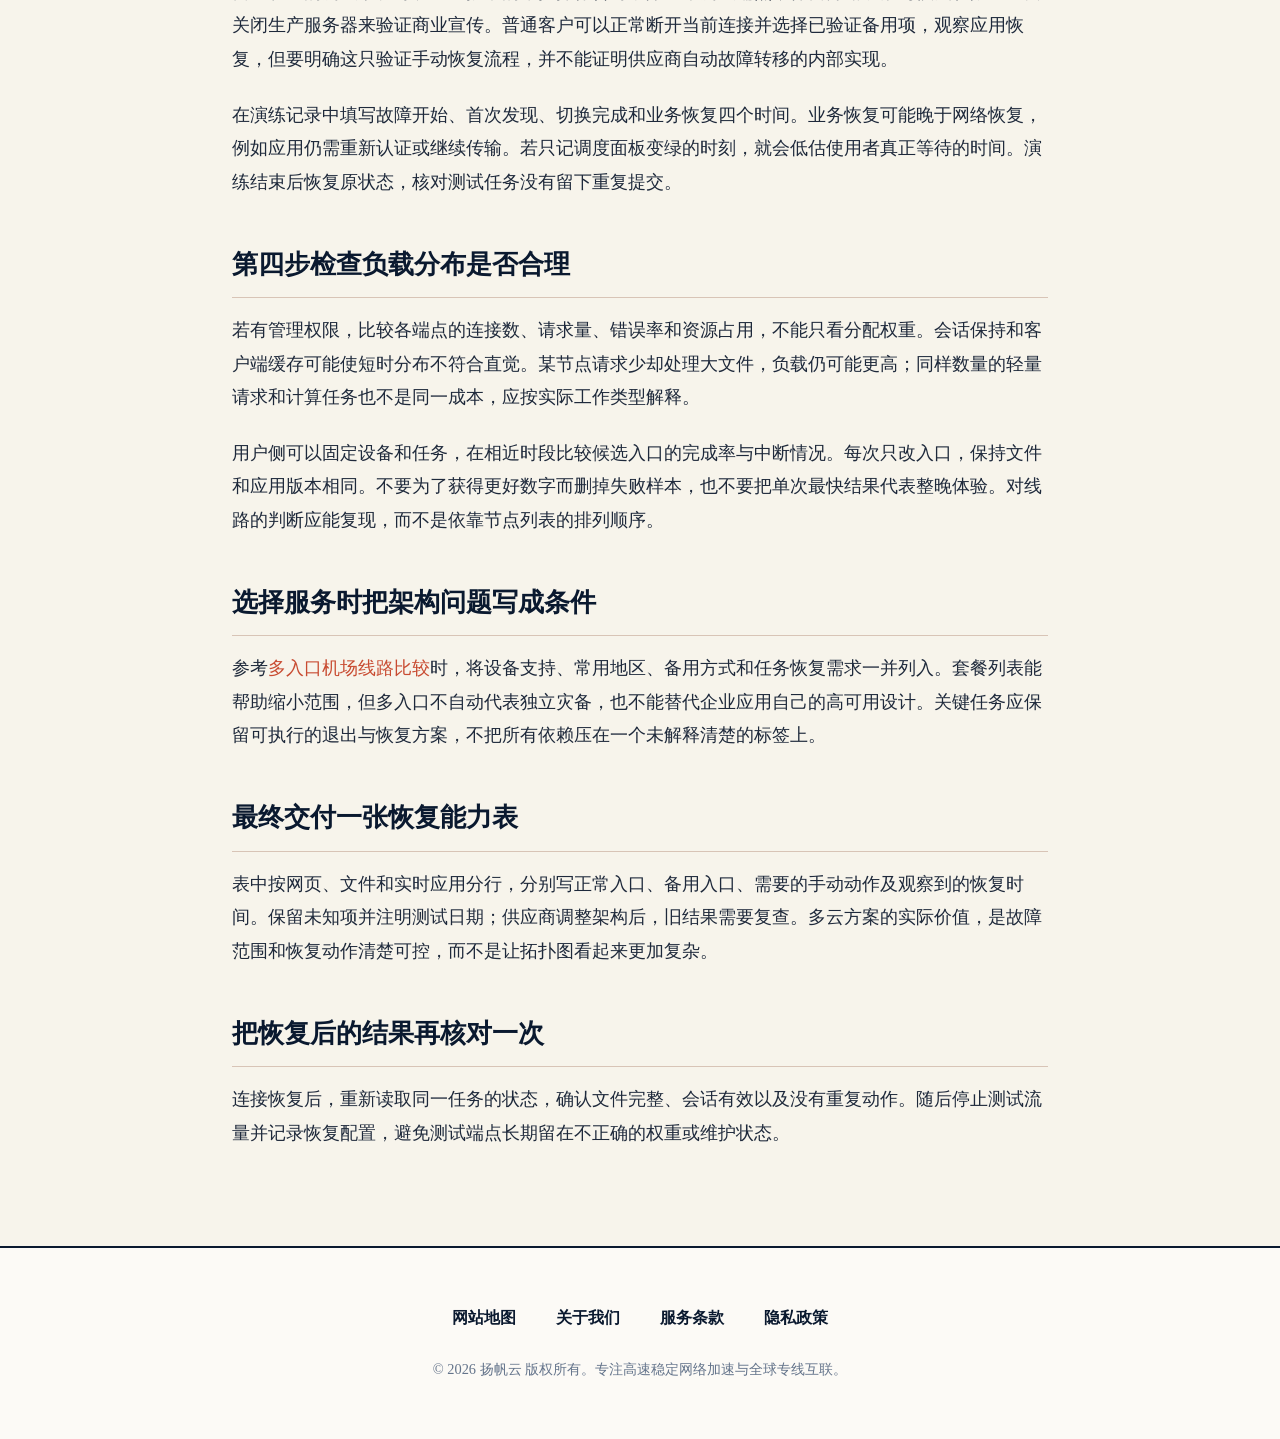
<file: multi-cloud-relay-traffic-balancing.html>
<!DOCTYPE html>

<html lang="zh-CN">
<head>
<meta charset="utf-8"/>
<meta content="width=device-width, initial-scale=1.0" name="viewport"/>
<title>多云中转与负载均衡怎么评估：健康检查、会话保持和切换演练</title>
<meta content="多云中转与负载均衡怎么评估：健康检查、会话保持和切换演练，通过明确的观察项目、对照步骤与结果解释，帮助判断问题发生的位置。" name="description"/>
<link href="style.css" rel="stylesheet"/>
</head>
<body>
<header class="site-header">
<div class="nav-container">
<a aria-label="扬帆云首页" class="brand-logo" href="index.html"><span>扬帆云</span></a>
<nav aria-label="全站导航" class="nav-links">
<a href="index.html#ledger">航行纪要</a>
<a href="index.html#matrix">通航水域</a>
<a href="index.html#covenant">资费公约</a>
<a href="index.html#memo">领航答疑</a>
<a href="index.html#witness">船长手记</a>
<a class="nav-hub-link" href="voyage-chronicles.html">航海日志</a>
</nav>
<div class="nav-cta"><a class="btn btn-primary" href="https://ww012.twilightaff.com/#/?code=A56DH1Af" rel="nofollow" target="_blank">立即开通</a></div>
</div>
</header>
<main class="page-container">
<article class="article-content">
<div class="article-header">
<h1>多云中转与负载均衡怎么评估：健康检查、会话保持和切换演练</h1>
<div class="article-meta"><span>来源：扬帆云使用手记</span><span>日期：2026-11-13</span><span>分类：数据管理</span></div>
</div>
<div class="article-body"><div data-swc-article-body="2026-11-16"><h2>多个入口不是一条更粗的连接</h2>
<p>服务列出多个云端入口，可能用于分散用户、提供备用或缩短某段路径，但不代表单次下载会自动叠加所有入口带宽。评估多云中转时，应先明确调度单位是新连接、请求还是用户会话，再看故障时怎样切换。只有理解实际机制，才能区分节点数量、总容量和单任务体验，避免用一张多地区地图推断可靠性。</p>
<h2>先画出用户到目标的路径</h2>
<p>在纸上分为用户接入、入口、转发节点和目标服务四段。标出自己能看到的部分，服务方未公开的内部路径留白。客户端看到两个不同名称，也可能共享相同上游或出口，因此不能仅靠名字判断故障独立性。询问入口是否跨供应商、是否共用认证与调度，以及某个依赖失效后哪些部分仍能工作。</p>
<h2>第一步核对健康检查检查了什么</h2>
<p>一个端口能建立连接，并不表示登录、转发和目标访问都成功。若你管理自己的测试服务，可以准备一个无敏感数据的健康接口，检查必要依赖的状态；不要把会创建订单或发送通知的业务接口当成探针。普通使用者则询问服务监测覆盖哪些环节，不要求对方提供内部凭据或运行细节。</p>
<p>记录探测周期、连续失败判断和恢复条件。探测间隔意味着故障发现可能有等待，不能因为宣传自动切换就期待瞬间无感。过于频繁的探测也会带来额外负载。应结合实际业务容忍时间设计，而不是照抄其他项目的秒数；没有明确数据时，就把恢复时间列为待观察项。</p>
<h2>第二步区分新连接和已有会话</h2>
<p>调度器改变后，新请求可能进入备用节点，已有长连接却仍停留在原路径。会话保持用于让相关请求继续到同一端点，但也依赖端点状态与具体实现。Cloudflare官方负载均衡文档明确区分会话保持和故障转移，说明这些是需要配置的行为，不是所有多入口产品天然相同的功能。</p>
<p>测试时分别准备短页面读取、持续下载和一段实时连接。先观察正常状态，再在隔离测试环境模拟已获准的故障。记录新页面能否打开、旧下载是否继续、实时应用是否需要重新加入。三种结果不能混成一句切换成功，业务负责人需要知道每种任务会经历什么。</p>
<h2>第三步用可控故障演练恢复</h2>
<p>自己管理的测试系统可以通过批准的维护操作暂时移除一个测试端点，保留旁路观察与恢复权限。不要关闭生产服务器来验证商业宣传。普通客户可以正常断开当前连接并选择已验证备用项，观察应用恢复，但要明确这只验证手动恢复流程，并不能证明供应商自动故障转移的内部实现。</p>
<p>在演练记录中填写故障开始、首次发现、切换完成和业务恢复四个时间。业务恢复可能晚于网络恢复，例如应用仍需重新认证或继续传输。若只记调度面板变绿的时刻，就会低估使用者真正等待的时间。演练结束后恢复原状态，核对测试任务没有留下重复提交。</p>
<h2>第四步检查负载分布是否合理</h2>
<p>若有管理权限，比较各端点的连接数、请求量、错误率和资源占用，不能只看分配权重。会话保持和客户端缓存可能使短时分布不符合直觉。某节点请求少却处理大文件，负载仍可能更高；同样数量的轻量请求和计算任务也不是同一成本，应按实际工作类型解释。</p>
<p>用户侧可以固定设备和任务，在相近时段比较候选入口的完成率与中断情况。每次只改入口，保持文件和应用版本相同。不要为了获得更好数字而删掉失败样本，也不要把单次最快结果代表整晚体验。对线路的判断应能复现，而不是依靠节点列表的排列顺序。</p>
<h2>选择服务时把架构问题写成条件</h2>
<p>参考<a href="https://dajichang.mom/">多入口机场线路比较</a>时，将设备支持、常用地区、备用方式和任务恢复需求一并列入。套餐列表能帮助缩小范围，但多入口不自动代表独立灾备，也不能替代企业应用自己的高可用设计。关键任务应保留可执行的退出与恢复方案，不把所有依赖压在一个未解释清楚的标签上。</p>
<h2>最终交付一张恢复能力表</h2>
<p>表中按网页、文件和实时应用分行，分别写正常入口、备用入口、需要的手动动作及观察到的恢复时间。保留未知项并注明测试日期；供应商调整架构后，旧结果需要复查。多云方案的实际价值，是故障范围和恢复动作清楚可控，而不是让拓扑图看起来更加复杂。</p><h2>把恢复后的结果再核对一次</h2><p>连接恢复后，重新读取同一任务的状态，确认文件完整、会话有效以及没有重复动作。随后停止测试流量并记录恢复配置，避免测试端点长期留在不正确的权重或维护状态。</p></div></div>
</article>
</main>
<footer class="site-footer">
<div class="footer-container">
<div class="footer-links">
<a href="sitemap.html">网站地图</a>
<a href="about.html">关于我们</a>
<a href="terms.html">服务条款</a>
<a href="privacy.html">隐私政策</a>
</div>
<p class="copyright">© 2026 扬帆云 版权所有。专注高速稳定网络加速与全球专线互联。</p>
</div>
</footer>
</body>
</html>
</file>
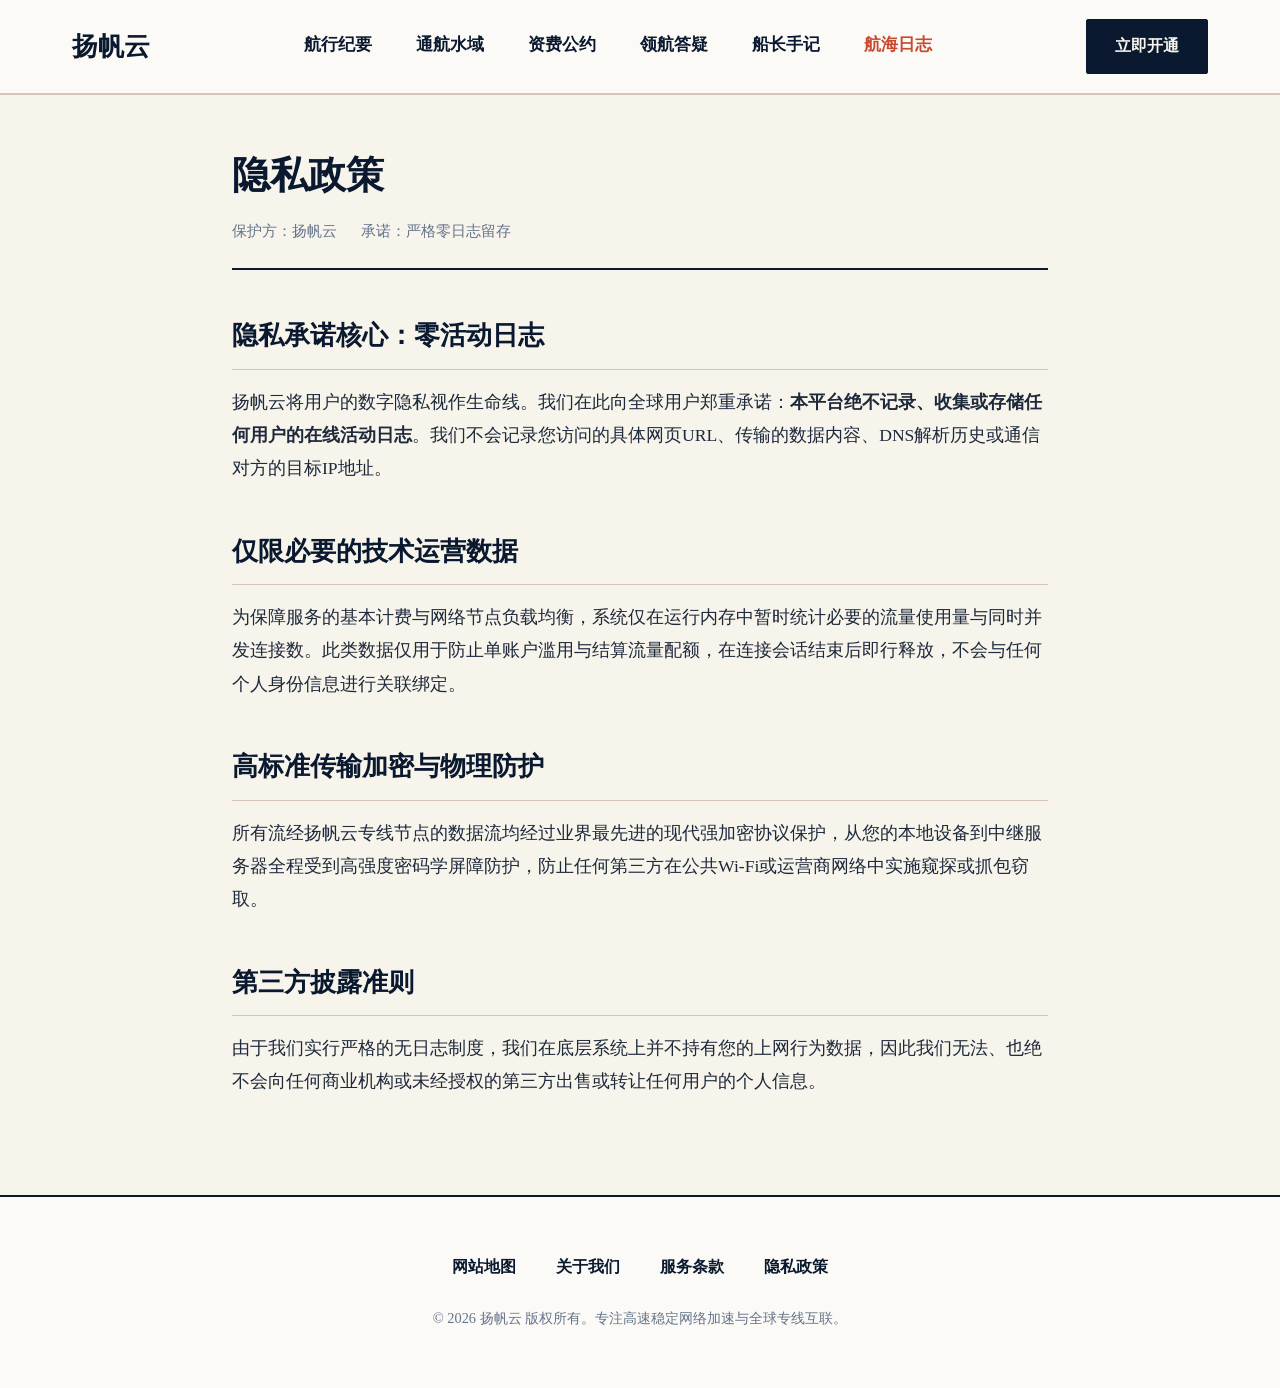
<file: privacy.html>
<!DOCTYPE html>
<html lang="zh-CN">
<head>
  <meta charset="UTF-8">
  <meta name="viewport" content="width=device-width, initial-scale=1.0">
  <title>隐私政策 - 扬帆云无日志隐私保护准则</title>
  <link rel="stylesheet" href="style.css">
</head>
<body>
  <header class="site-header">
    <div class="nav-container">
      <a href="index.html" class="brand-logo" aria-label="扬帆云首页"><span>扬帆云</span></a>
      <nav class="nav-links" aria-label="全站导航">
        <a href="index.html#ledger">航行纪要</a>
        <a href="index.html#matrix">通航水域</a>
        <a href="index.html#covenant">资费公约</a>
        <a href="index.html#memo">领航答疑</a>
        <a href="index.html#witness">船长手记</a>
        <a href="voyage-chronicles.html" class="nav-hub-link">航海日志</a>
      </nav>
      <div class="nav-cta"><a href="https://ww012.twilightaff.com/#/?code=A56DH1Af" class="btn btn-primary" rel="nofollow" target="_blank">立即开通</a></div>
    </div>
  </header>
  <main class="page-container">
    <div class="article-header">
      <h1>隐私政策</h1>
      <div class="article-meta"><span>保护方：扬帆云</span><span>承诺：严格零日志留存</span></div>
    </div>
    <div class="article-body">
      <h2>隐私承诺核心：零活动日志</h2>
      <p>扬帆云将用户的数字隐私视作生命线。我们在此向全球用户郑重承诺：<strong>本平台绝不记录、收集或存储任何用户的在线活动日志</strong>。我们不会记录您访问的具体网页URL、传输的数据内容、DNS解析历史或通信对方的目标IP地址。</p>
      <h2>仅限必要的技术运营数据</h2>
      <p>为保障服务的基本计费与网络节点负载均衡，系统仅在运行内存中暂时统计必要的流量使用量与同时并发连接数。此类数据仅用于防止单账户滥用与结算流量配额，在连接会话结束后即行释放，不会与任何个人身份信息进行关联绑定。</p>
      <h2>高标准传输加密与物理防护</h2>
      <p>所有流经扬帆云专线节点的数据流均经过业界最先进的现代强加密协议保护，从您的本地设备到中继服务器全程受到高强度密码学屏障防护，防止任何第三方在公共Wi-Fi或运营商网络中实施窥探或抓包窃取。</p>
      <h2>第三方披露准则</h2>
      <p>由于我们实行严格的无日志制度，我们在底层系统上并不持有您的上网行为数据，因此我们无法、也绝不会向任何商业机构或未经授权的第三方出售或转让任何用户的个人信息。</p>
    </div>
  </main>
  <footer class="site-footer">
    <div class="footer-container">
      <div class="footer-links">
        <a href="sitemap.html">网站地图</a>
        <a href="about.html">关于我们</a>
        <a href="terms.html">服务条款</a>
        <a href="privacy.html">隐私政策</a>
      </div>
      <p class="copyright">&copy; 2026 扬帆云 版权所有。专注高速稳定网络加速与全球专线互联。</p>
    </div>
  </footer>
</body>
</html>
</file>
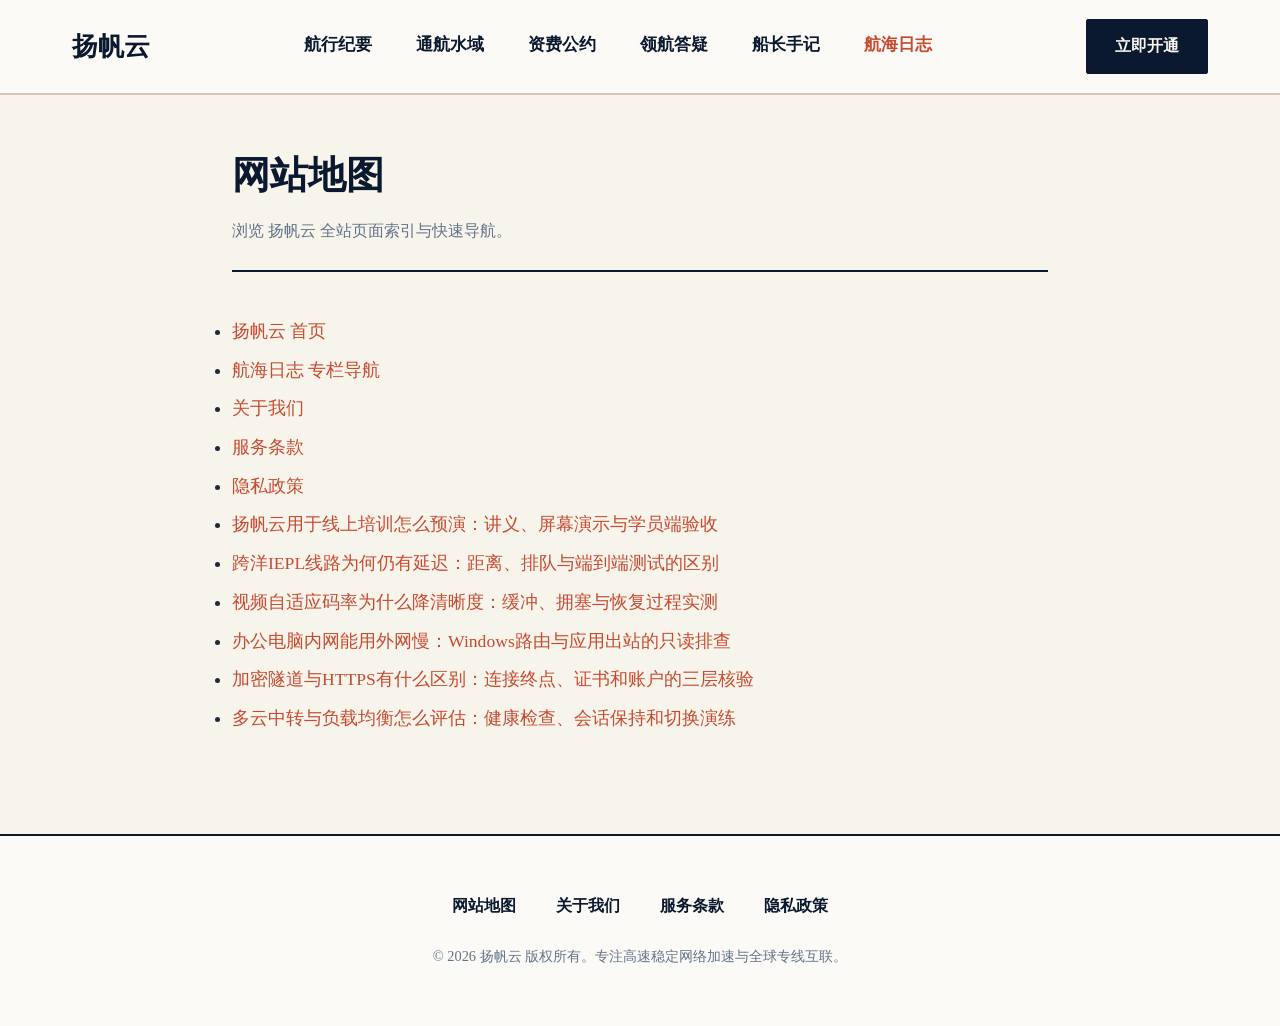
<file: sitemap.html>
<!DOCTYPE html>

<html lang="zh-CN">
<head>
<meta charset="utf-8"/>
<meta content="width=device-width, initial-scale=1.0" name="viewport"/>
<title>网站地图 - 扬帆云</title>
<link href="style.css" rel="stylesheet"/>
</head>
<body>
<header class="site-header">
<div class="nav-container">
<a aria-label="扬帆云首页" class="brand-logo" href="index.html"><span>扬帆云</span></a>
<nav aria-label="全站导航" class="nav-links">
<a href="index.html#ledger">航行纪要</a>
<a href="index.html#matrix">通航水域</a>
<a href="index.html#covenant">资费公约</a>
<a href="index.html#memo">领航答疑</a>
<a href="index.html#witness">船长手记</a>
<a class="nav-hub-link" href="voyage-chronicles.html">航海日志</a>
</nav>
<div class="nav-cta"><a class="btn btn-primary" href="https://ww012.twilightaff.com/#/?code=A56DH1Af" rel="nofollow" target="_blank">立即开通</a></div>
</div>
</header>
<main class="page-container">
<div class="article-header">
<h1>网站地图</h1>
<p style="color:var(--muted)">浏览 扬帆云 全站页面索引与快速导航。</p>
</div>
<div class="article-body">
<ul style="line-height:2.2; font-size:1.1rem;">
<li><a href="index.html">扬帆云 首页</a></li><li><a href="voyage-chronicles.html">航海日志 专栏导航</a></li><li><a href="about.html">关于我们</a></li><li><a href="terms.html">服务条款</a></li><li><a href="privacy.html">隐私政策</a></li><li><a href="speed-voyage-network-evaluation-guide.html">扬帆云用于线上培训怎么预演：讲义、屏幕演示与学员端验收</a></li><li><a href="transoceanic-iepl-backbone-latency-principles.html">跨洋IEPL线路为何仍有延迟：距离、排队与端到端测试的区别</a></li><li><a href="streaming-video-congestion-avoidance-protocol.html">视频自适应码率为什么降清晰度：缓冲、拥塞与恢复过程实测</a></li><li><a href="cross-border-enterprise-dedicated-routing.html">办公电脑内网能用外网慢：Windows路由与应用出站的只读排查</a></li><li><a href="cryptographic-tunnel-security-architecture.html">加密隧道与HTTPS有什么区别：连接终点、证书和账户的三层核验</a></li><li><a href="multi-cloud-relay-traffic-balancing.html">多云中转与负载均衡怎么评估：健康检查、会话保持和切换演练</a></li>
</ul>
</div>
</main>
<footer class="site-footer">
<div class="footer-container">
<div class="footer-links">
<a href="sitemap.html">网站地图</a>
<a href="about.html">关于我们</a>
<a href="terms.html">服务条款</a>
<a href="privacy.html">隐私政策</a>
</div>
<p class="copyright">© 2026 扬帆云 版权所有。专注高速稳定网络加速与全球专线互联。</p>
</div>
</footer>
</body>
</html>
</file>
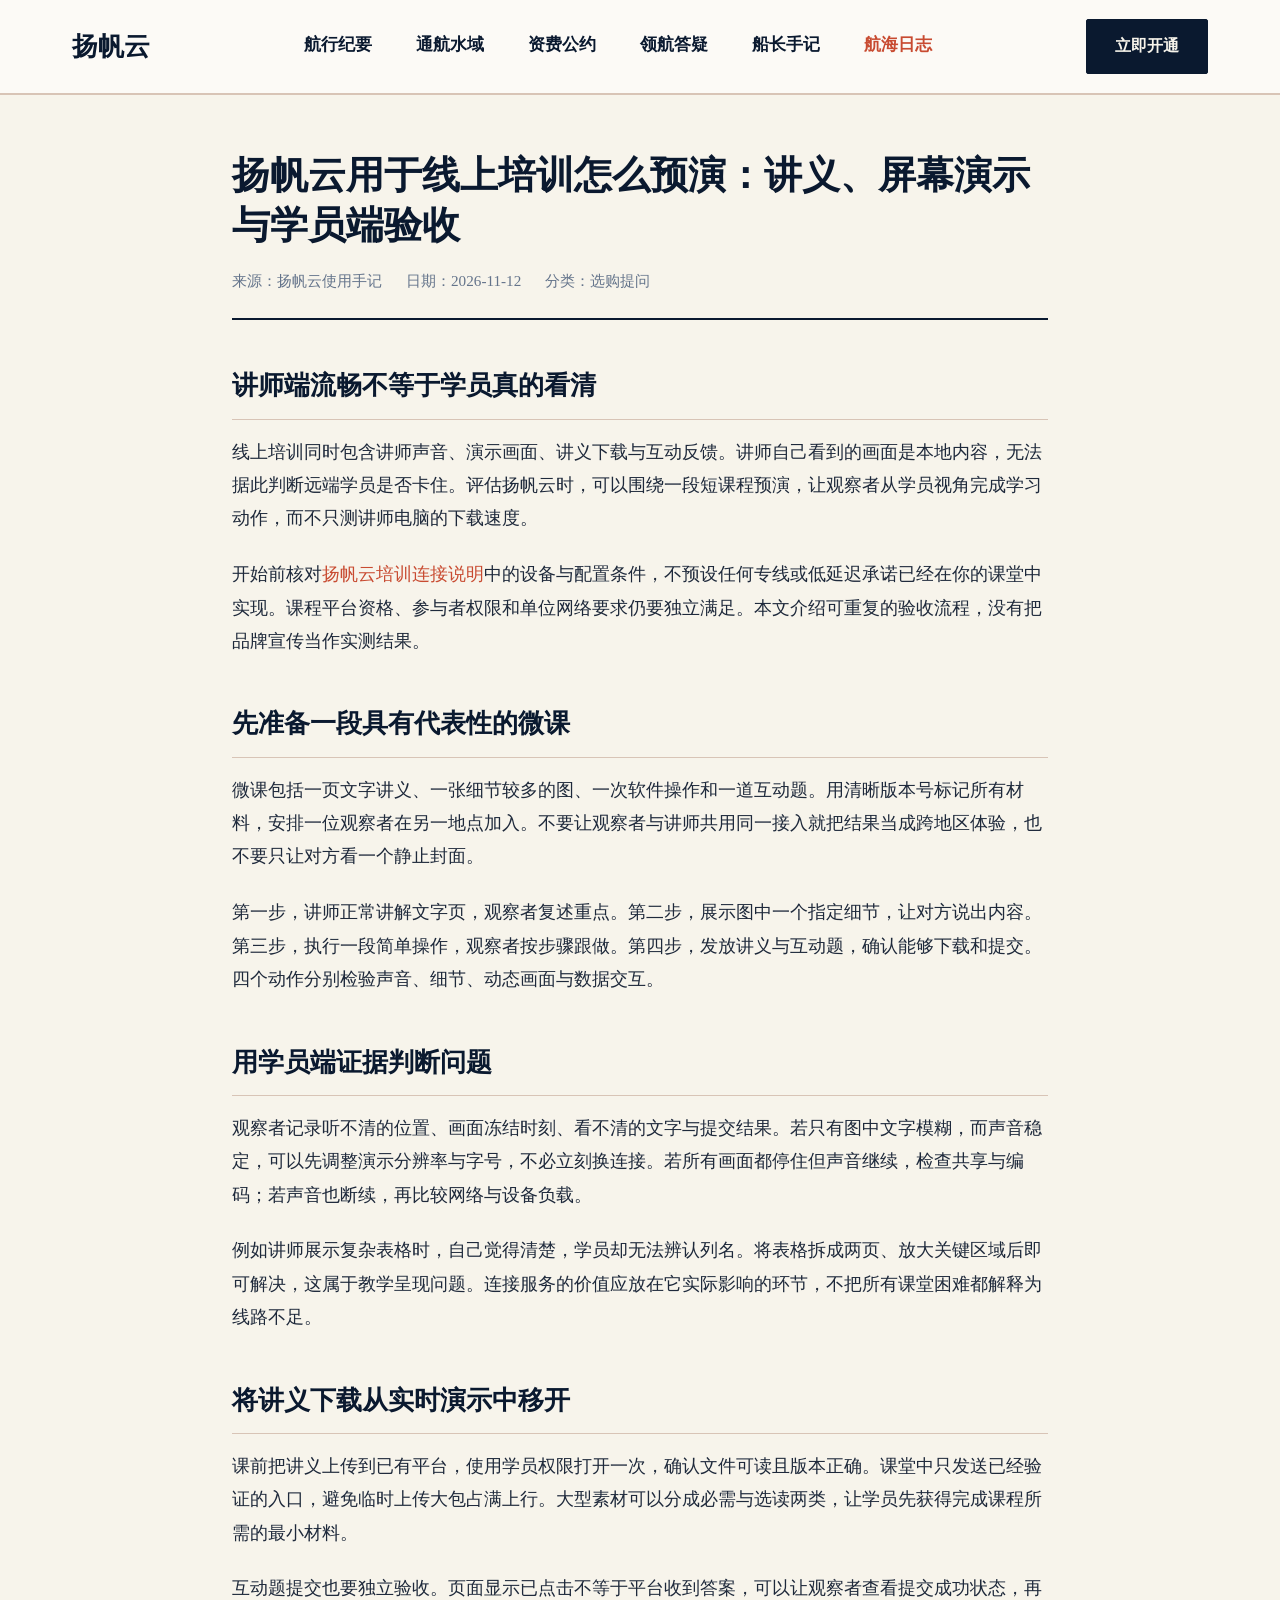
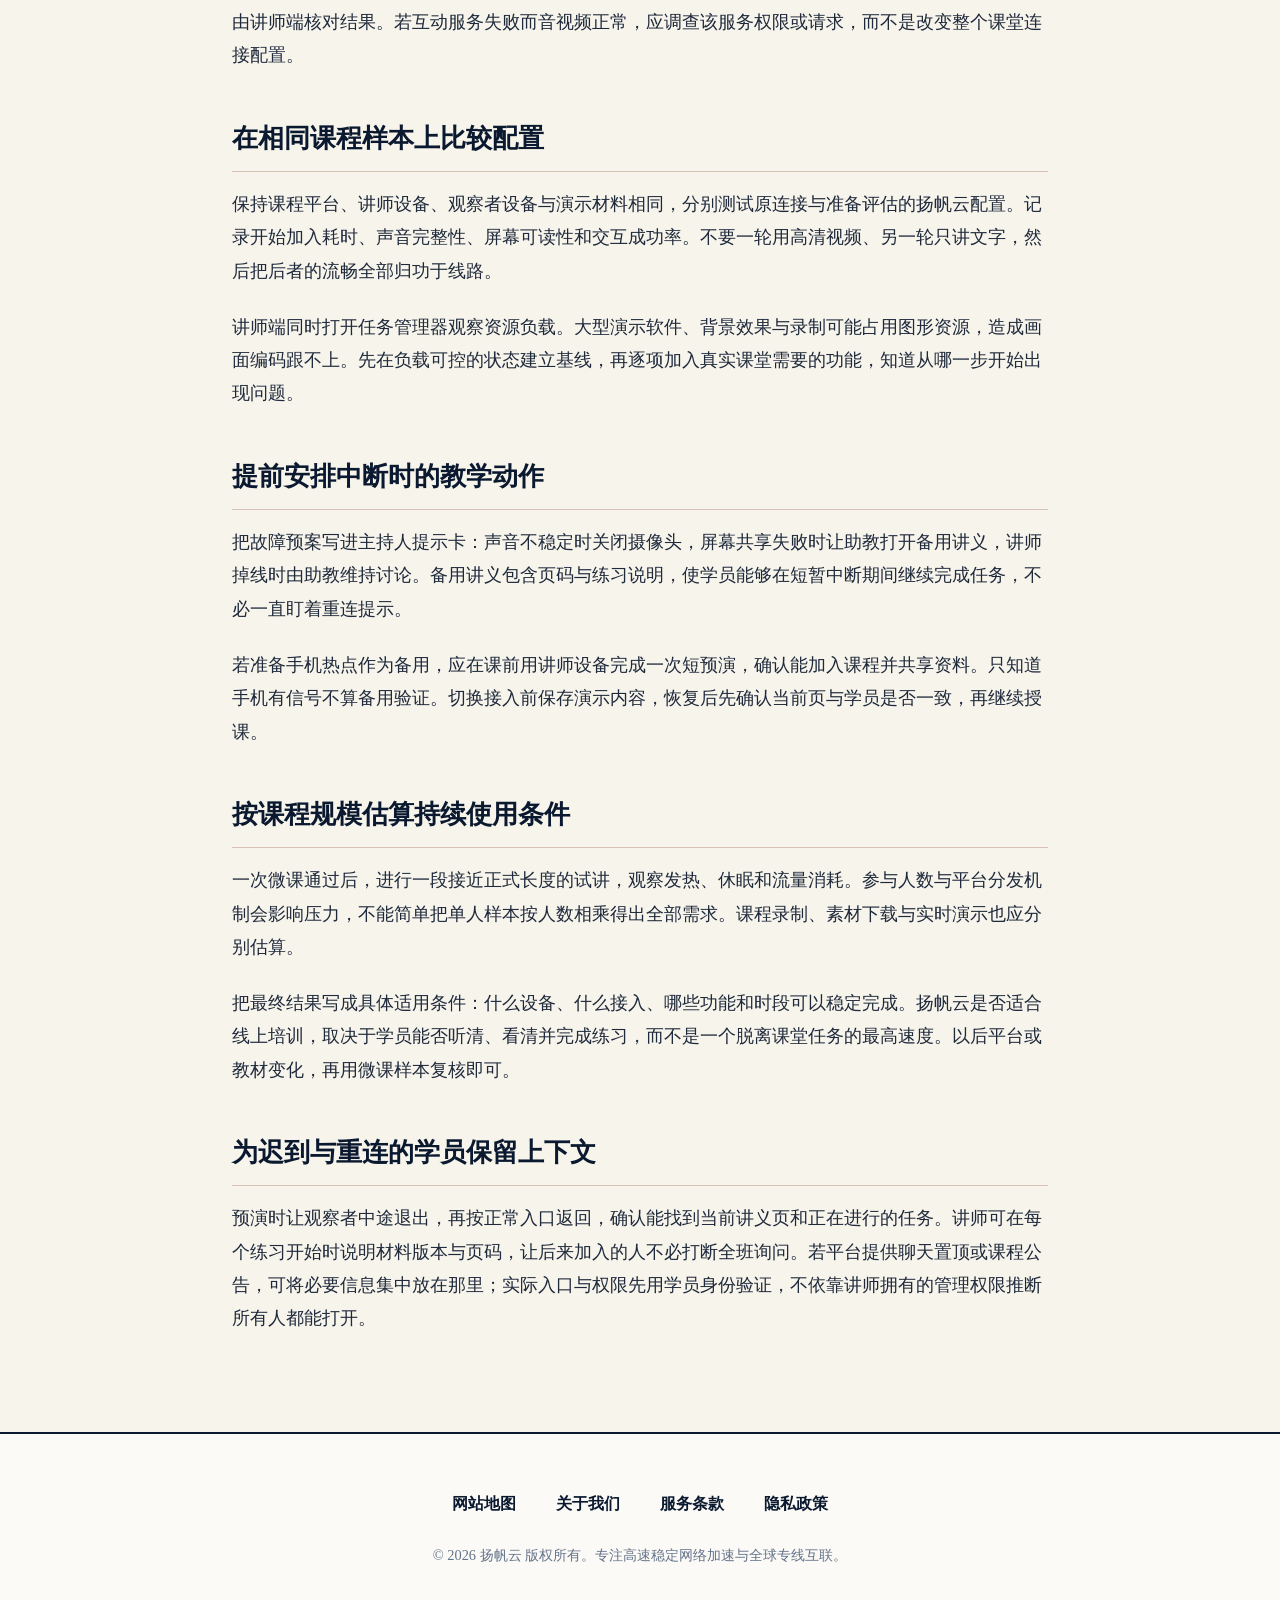
<file: speed-voyage-network-evaluation-guide.html>
<!DOCTYPE html>

<html lang="zh-CN">
<head>
<meta charset="utf-8"/>
<meta content="width=device-width, initial-scale=1.0" name="viewport"/>
<title>扬帆云用于线上培训怎么预演：讲义、屏幕演示与学员端验收</title>
<meta content="扬帆云用于线上培训怎么预演：讲义、屏幕演示与学员端验收，提供分阶段验证、具名检查项目和实际操作示例，区分连接现象与业务完成状态。" name="description"/>
<link href="style.css" rel="stylesheet"/>
</head>
<body>
<header class="site-header">
<div class="nav-container">
<a aria-label="扬帆云首页" class="brand-logo" href="index.html"><span>扬帆云</span></a>
<nav aria-label="全站导航" class="nav-links">
<a href="index.html#ledger">航行纪要</a>
<a href="index.html#matrix">通航水域</a>
<a href="index.html#covenant">资费公约</a>
<a href="index.html#memo">领航答疑</a>
<a href="index.html#witness">船长手记</a>
<a class="nav-hub-link" href="voyage-chronicles.html">航海日志</a>
</nav>
<div class="nav-cta"><a class="btn btn-primary" href="https://ww012.twilightaff.com/#/?code=A56DH1Af" rel="nofollow" target="_blank">立即开通</a></div>
</div>
</header>
<main class="page-container">
<article class="article-content">
<div class="article-header">
<h1>扬帆云用于线上培训怎么预演：讲义、屏幕演示与学员端验收</h1>
<div class="article-meta"><span>来源：扬帆云使用手记</span><span>日期：2026-11-12</span><span>分类：选购提问</span></div>
</div>
<div class="article-body"><div data-swc-article-body="2026-11-16"><h2>讲师端流畅不等于学员真的看清</h2>
<p>线上培训同时包含讲师声音、演示画面、讲义下载与互动反馈。讲师自己看到的画面是本地内容，无法据此判断远端学员是否卡住。评估扬帆云时，可以围绕一段短课程预演，让观察者从学员视角完成学习动作，而不只测讲师电脑的下载速度。</p>
<p>开始前核对<a href="https://yangfanyun.online/">扬帆云培训连接说明</a>中的设备与配置条件，不预设任何专线或低延迟承诺已经在你的课堂中实现。课程平台资格、参与者权限和单位网络要求仍要独立满足。本文介绍可重复的验收流程，没有把品牌宣传当作实测结果。</p>
<h2>先准备一段具有代表性的微课</h2>
<p>微课包括一页文字讲义、一张细节较多的图、一次软件操作和一道互动题。用清晰版本号标记所有材料，安排一位观察者在另一地点加入。不要让观察者与讲师共用同一接入就把结果当成跨地区体验，也不要只让对方看一个静止封面。</p>
<p>第一步，讲师正常讲解文字页，观察者复述重点。第二步，展示图中一个指定细节，让对方说出内容。第三步，执行一段简单操作，观察者按步骤跟做。第四步，发放讲义与互动题，确认能够下载和提交。四个动作分别检验声音、细节、动态画面与数据交互。</p>
<h2>用学员端证据判断问题</h2>
<p>观察者记录听不清的位置、画面冻结时刻、看不清的文字与提交结果。若只有图中文字模糊，而声音稳定，可以先调整演示分辨率与字号，不必立刻换连接。若所有画面都停住但声音继续，检查共享与编码；若声音也断续，再比较网络与设备负载。</p>
<p>例如讲师展示复杂表格时，自己觉得清楚，学员却无法辨认列名。将表格拆成两页、放大关键区域后即可解决，这属于教学呈现问题。连接服务的价值应放在它实际影响的环节，不把所有课堂困难都解释为线路不足。</p>
<h2>将讲义下载从实时演示中移开</h2>
<p>课前把讲义上传到已有平台，使用学员权限打开一次，确认文件可读且版本正确。课堂中只发送已经验证的入口，避免临时上传大包占满上行。大型素材可以分成必需与选读两类，让学员先获得完成课程所需的最小材料。</p>
<p>互动题提交也要独立验收。页面显示已点击不等于平台收到答案，可以让观察者查看提交成功状态，再由讲师端核对结果。若互动服务失败而音视频正常，应调查该服务权限或请求，而不是改变整个课堂连接配置。</p>
<h2>在相同课程样本上比较配置</h2>
<p>保持课程平台、讲师设备、观察者设备与演示材料相同，分别测试原连接与准备评估的扬帆云配置。记录开始加入耗时、声音完整性、屏幕可读性和交互成功率。不要一轮用高清视频、另一轮只讲文字，然后把后者的流畅全部归功于线路。</p>
<p>讲师端同时打开任务管理器观察资源负载。大型演示软件、背景效果与录制可能占用图形资源，造成画面编码跟不上。先在负载可控的状态建立基线，再逐项加入真实课堂需要的功能，知道从哪一步开始出现问题。</p>
<h2>提前安排中断时的教学动作</h2>
<p>把故障预案写进主持人提示卡：声音不稳定时关闭摄像头，屏幕共享失败时让助教打开备用讲义，讲师掉线时由助教维持讨论。备用讲义包含页码与练习说明，使学员能够在短暂中断期间继续完成任务，不必一直盯着重连提示。</p>
<p>若准备手机热点作为备用，应在课前用讲师设备完成一次短预演，确认能加入课程并共享资料。只知道手机有信号不算备用验证。切换接入前保存演示内容，恢复后先确认当前页与学员是否一致，再继续授课。</p>
<h2>按课程规模估算持续使用条件</h2>
<p>一次微课通过后，进行一段接近正式长度的试讲，观察发热、休眠和流量消耗。参与人数与平台分发机制会影响压力，不能简单把单人样本按人数相乘得出全部需求。课程录制、素材下载与实时演示也应分别估算。</p>
<p>把最终结果写成具体适用条件：什么设备、什么接入、哪些功能和时段可以稳定完成。扬帆云是否适合线上培训，取决于学员能否听清、看清并完成练习，而不是一个脱离课堂任务的最高速度。以后平台或教材变化，再用微课样本复核即可。</p><h2>为迟到与重连的学员保留上下文</h2><p>预演时让观察者中途退出，再按正常入口返回，确认能找到当前讲义页和正在进行的任务。讲师可在每个练习开始时说明材料版本与页码，让后来加入的人不必打断全班询问。若平台提供聊天置顶或课程公告，可将必要信息集中放在那里；实际入口与权限先用学员身份验证，不依靠讲师拥有的管理权限推断所有人都能打开。</p></div></div>
</article>
</main>
<footer class="site-footer">
<div class="footer-container">
<div class="footer-links">
<a href="sitemap.html">网站地图</a>
<a href="about.html">关于我们</a>
<a href="terms.html">服务条款</a>
<a href="privacy.html">隐私政策</a>
</div>
<p class="copyright">© 2026 扬帆云 版权所有。专注高速稳定网络加速与全球专线互联。</p>
</div>
</footer>
</body>
</html>
</file>
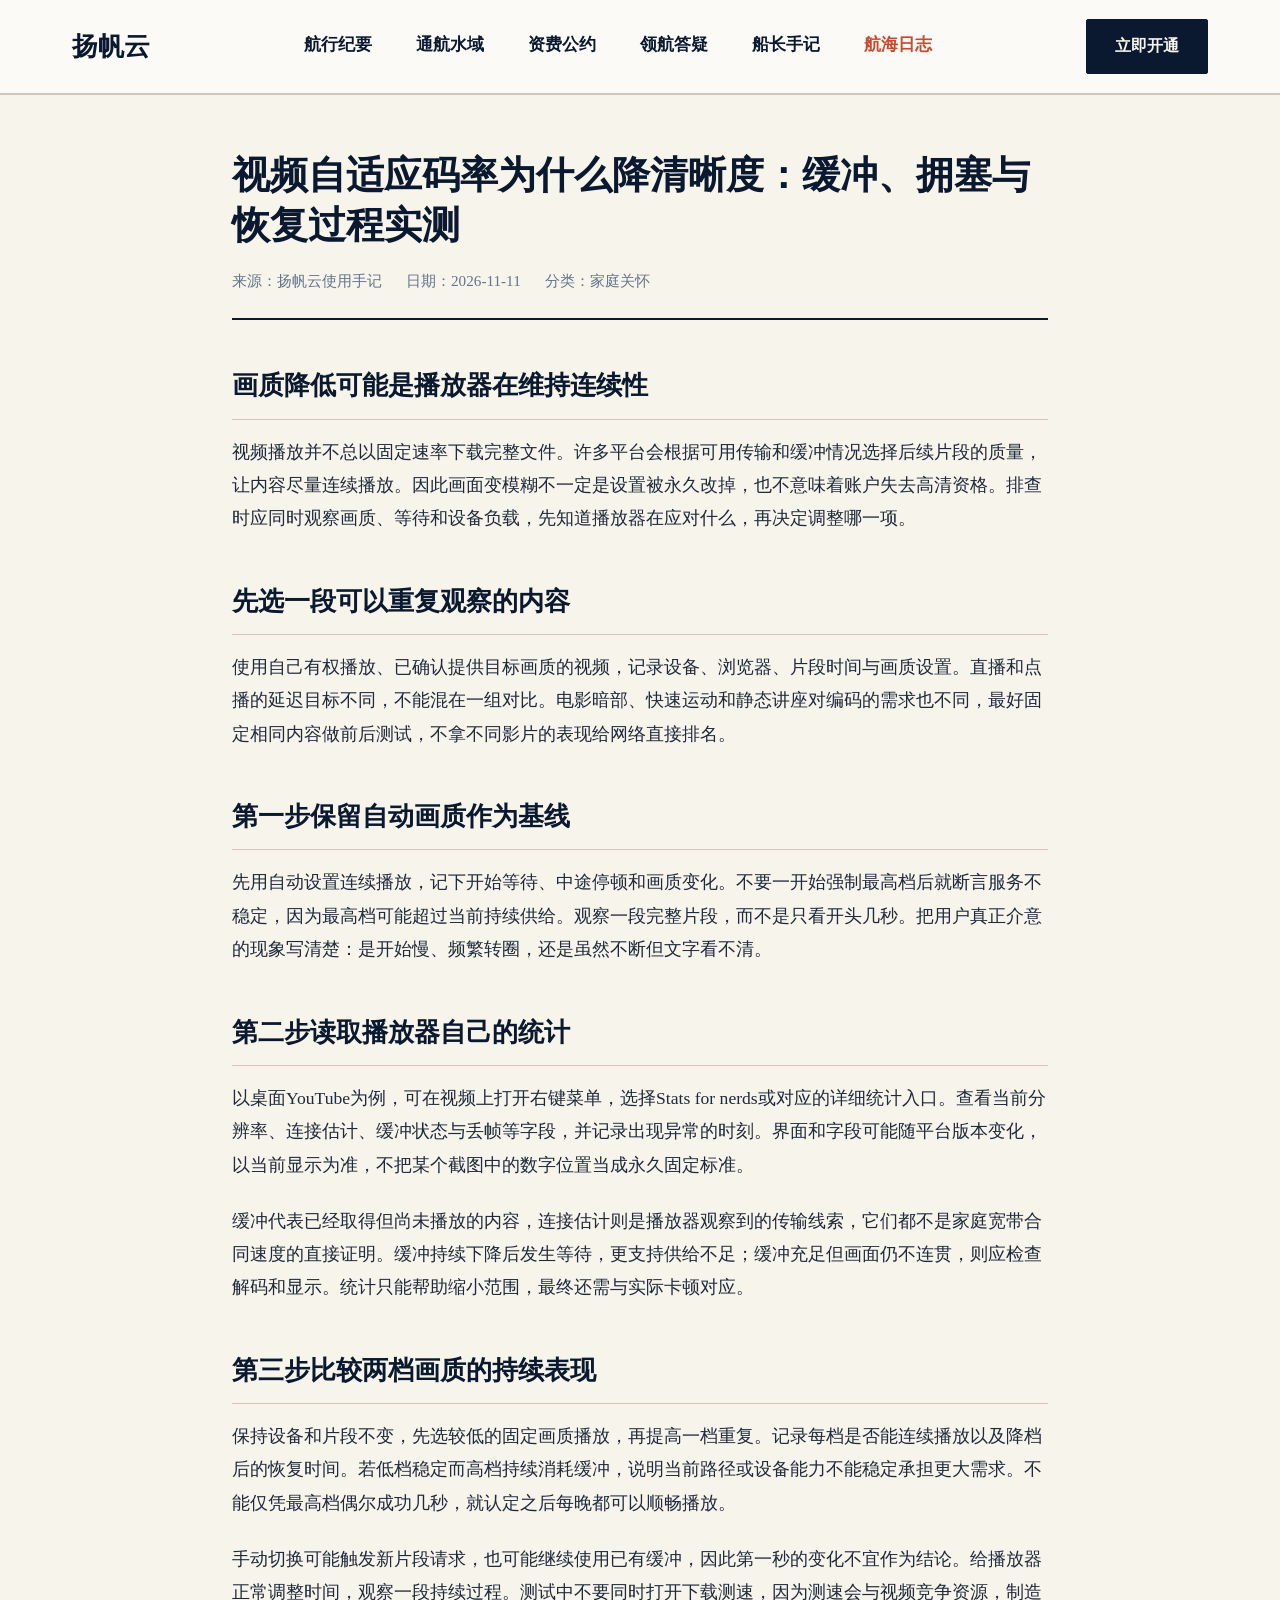
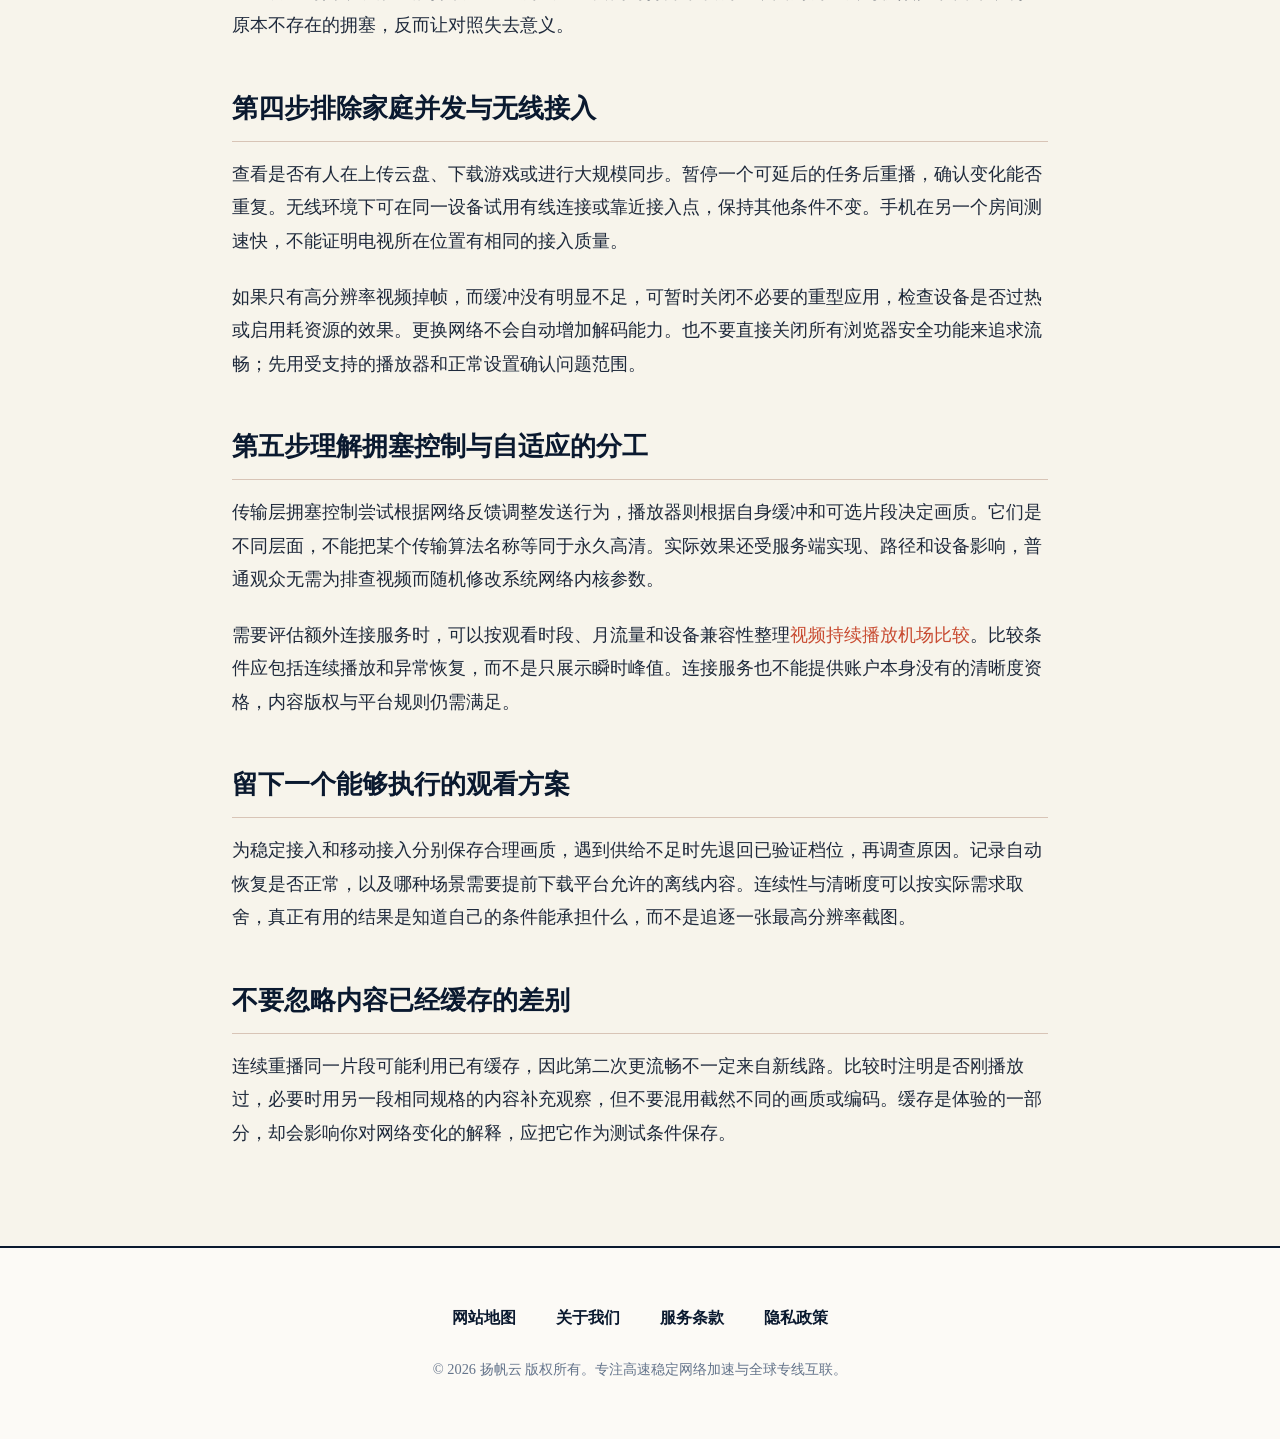
<file: streaming-video-congestion-avoidance-protocol.html>
<!DOCTYPE html>

<html lang="zh-CN">
<head>
<meta charset="utf-8"/>
<meta content="width=device-width, initial-scale=1.0" name="viewport"/>
<title>视频自适应码率为什么降清晰度：缓冲、拥塞与恢复过程实测</title>
<meta content="视频自适应码率为什么降清晰度：缓冲、拥塞与恢复过程实测，通过明确的观察项目、对照步骤与结果解释，帮助判断问题发生的位置。" name="description"/>
<link href="style.css" rel="stylesheet"/>
</head>
<body>
<header class="site-header">
<div class="nav-container">
<a aria-label="扬帆云首页" class="brand-logo" href="index.html"><span>扬帆云</span></a>
<nav aria-label="全站导航" class="nav-links">
<a href="index.html#ledger">航行纪要</a>
<a href="index.html#matrix">通航水域</a>
<a href="index.html#covenant">资费公约</a>
<a href="index.html#memo">领航答疑</a>
<a href="index.html#witness">船长手记</a>
<a class="nav-hub-link" href="voyage-chronicles.html">航海日志</a>
</nav>
<div class="nav-cta"><a class="btn btn-primary" href="https://ww012.twilightaff.com/#/?code=A56DH1Af" rel="nofollow" target="_blank">立即开通</a></div>
</div>
</header>
<main class="page-container">
<article class="article-content">
<div class="article-header">
<h1>视频自适应码率为什么降清晰度：缓冲、拥塞与恢复过程实测</h1>
<div class="article-meta"><span>来源：扬帆云使用手记</span><span>日期：2026-11-11</span><span>分类：家庭关怀</span></div>
</div>
<div class="article-body"><div data-swc-article-body="2026-11-16"><h2>画质降低可能是播放器在维持连续性</h2>
<p>视频播放并不总以固定速率下载完整文件。许多平台会根据可用传输和缓冲情况选择后续片段的质量，让内容尽量连续播放。因此画面变模糊不一定是设置被永久改掉，也不意味着账户失去高清资格。排查时应同时观察画质、等待和设备负载，先知道播放器在应对什么，再决定调整哪一项。</p>
<h2>先选一段可以重复观察的内容</h2>
<p>使用自己有权播放、已确认提供目标画质的视频，记录设备、浏览器、片段时间与画质设置。直播和点播的延迟目标不同，不能混在一组对比。电影暗部、快速运动和静态讲座对编码的需求也不同，最好固定相同内容做前后测试，不拿不同影片的表现给网络直接排名。</p>
<h2>第一步保留自动画质作为基线</h2>
<p>先用自动设置连续播放，记下开始等待、中途停顿和画质变化。不要一开始强制最高档后就断言服务不稳定，因为最高档可能超过当前持续供给。观察一段完整片段，而不是只看开头几秒。把用户真正介意的现象写清楚：是开始慢、频繁转圈，还是虽然不断但文字看不清。</p>
<h2>第二步读取播放器自己的统计</h2>
<p>以桌面YouTube为例，可在视频上打开右键菜单，选择Stats for nerds或对应的详细统计入口。查看当前分辨率、连接估计、缓冲状态与丢帧等字段，并记录出现异常的时刻。界面和字段可能随平台版本变化，以当前显示为准，不把某个截图中的数字位置当成永久固定标准。</p>
<p>缓冲代表已经取得但尚未播放的内容，连接估计则是播放器观察到的传输线索，它们都不是家庭宽带合同速度的直接证明。缓冲持续下降后发生等待，更支持供给不足；缓冲充足但画面仍不连贯，则应检查解码和显示。统计只能帮助缩小范围，最终还需与实际卡顿对应。</p>
<h2>第三步比较两档画质的持续表现</h2>
<p>保持设备和片段不变，先选较低的固定画质播放，再提高一档重复。记录每档是否能连续播放以及降档后的恢复时间。若低档稳定而高档持续消耗缓冲，说明当前路径或设备能力不能稳定承担更大需求。不能仅凭最高档偶尔成功几秒，就认定之后每晚都可以顺畅播放。</p>
<p>手动切换可能触发新片段请求，也可能继续使用已有缓冲，因此第一秒的变化不宜作为结论。给播放器正常调整时间，观察一段持续过程。测试中不要同时打开下载测速，因为测速会与视频竞争资源，制造原本不存在的拥塞，反而让对照失去意义。</p>
<h2>第四步排除家庭并发与无线接入</h2>
<p>查看是否有人在上传云盘、下载游戏或进行大规模同步。暂停一个可延后的任务后重播，确认变化能否重复。无线环境下可在同一设备试用有线连接或靠近接入点，保持其他条件不变。手机在另一个房间测速快，不能证明电视所在位置有相同的接入质量。</p>
<p>如果只有高分辨率视频掉帧，而缓冲没有明显不足，可暂时关闭不必要的重型应用，检查设备是否过热或启用耗资源的效果。更换网络不会自动增加解码能力。也不要直接关闭所有浏览器安全功能来追求流畅；先用受支持的播放器和正常设置确认问题范围。</p>
<h2>第五步理解拥塞控制与自适应的分工</h2>
<p>传输层拥塞控制尝试根据网络反馈调整发送行为，播放器则根据自身缓冲和可选片段决定画质。它们是不同层面，不能把某个传输算法名称等同于永久高清。实际效果还受服务端实现、路径和设备影响，普通观众无需为排查视频而随机修改系统网络内核参数。</p>
<p>需要评估额外连接服务时，可以按观看时段、月流量和设备兼容性整理<a href="https://dajichang.mom/">视频持续播放机场比较</a>。比较条件应包括连续播放和异常恢复，而不是只展示瞬时峰值。连接服务也不能提供账户本身没有的清晰度资格，内容版权与平台规则仍需满足。</p>
<h2>留下一个能够执行的观看方案</h2>
<p>为稳定接入和移动接入分别保存合理画质，遇到供给不足时先退回已验证档位，再调查原因。记录自动恢复是否正常，以及哪种场景需要提前下载平台允许的离线内容。连续性与清晰度可以按实际需求取舍，真正有用的结果是知道自己的条件能承担什么，而不是追逐一张最高分辨率截图。</p><h2>不要忽略内容已经缓存的差别</h2><p>连续重播同一片段可能利用已有缓存，因此第二次更流畅不一定来自新线路。比较时注明是否刚播放过，必要时用另一段相同规格的内容补充观察，但不要混用截然不同的画质或编码。缓存是体验的一部分，却会影响你对网络变化的解释，应把它作为测试条件保存。</p></div></div>
</article>
</main>
<footer class="site-footer">
<div class="footer-container">
<div class="footer-links">
<a href="sitemap.html">网站地图</a>
<a href="about.html">关于我们</a>
<a href="terms.html">服务条款</a>
<a href="privacy.html">隐私政策</a>
</div>
<p class="copyright">© 2026 扬帆云 版权所有。专注高速稳定网络加速与全球专线互联。</p>
</div>
</footer>
</body>
</html>
</file>
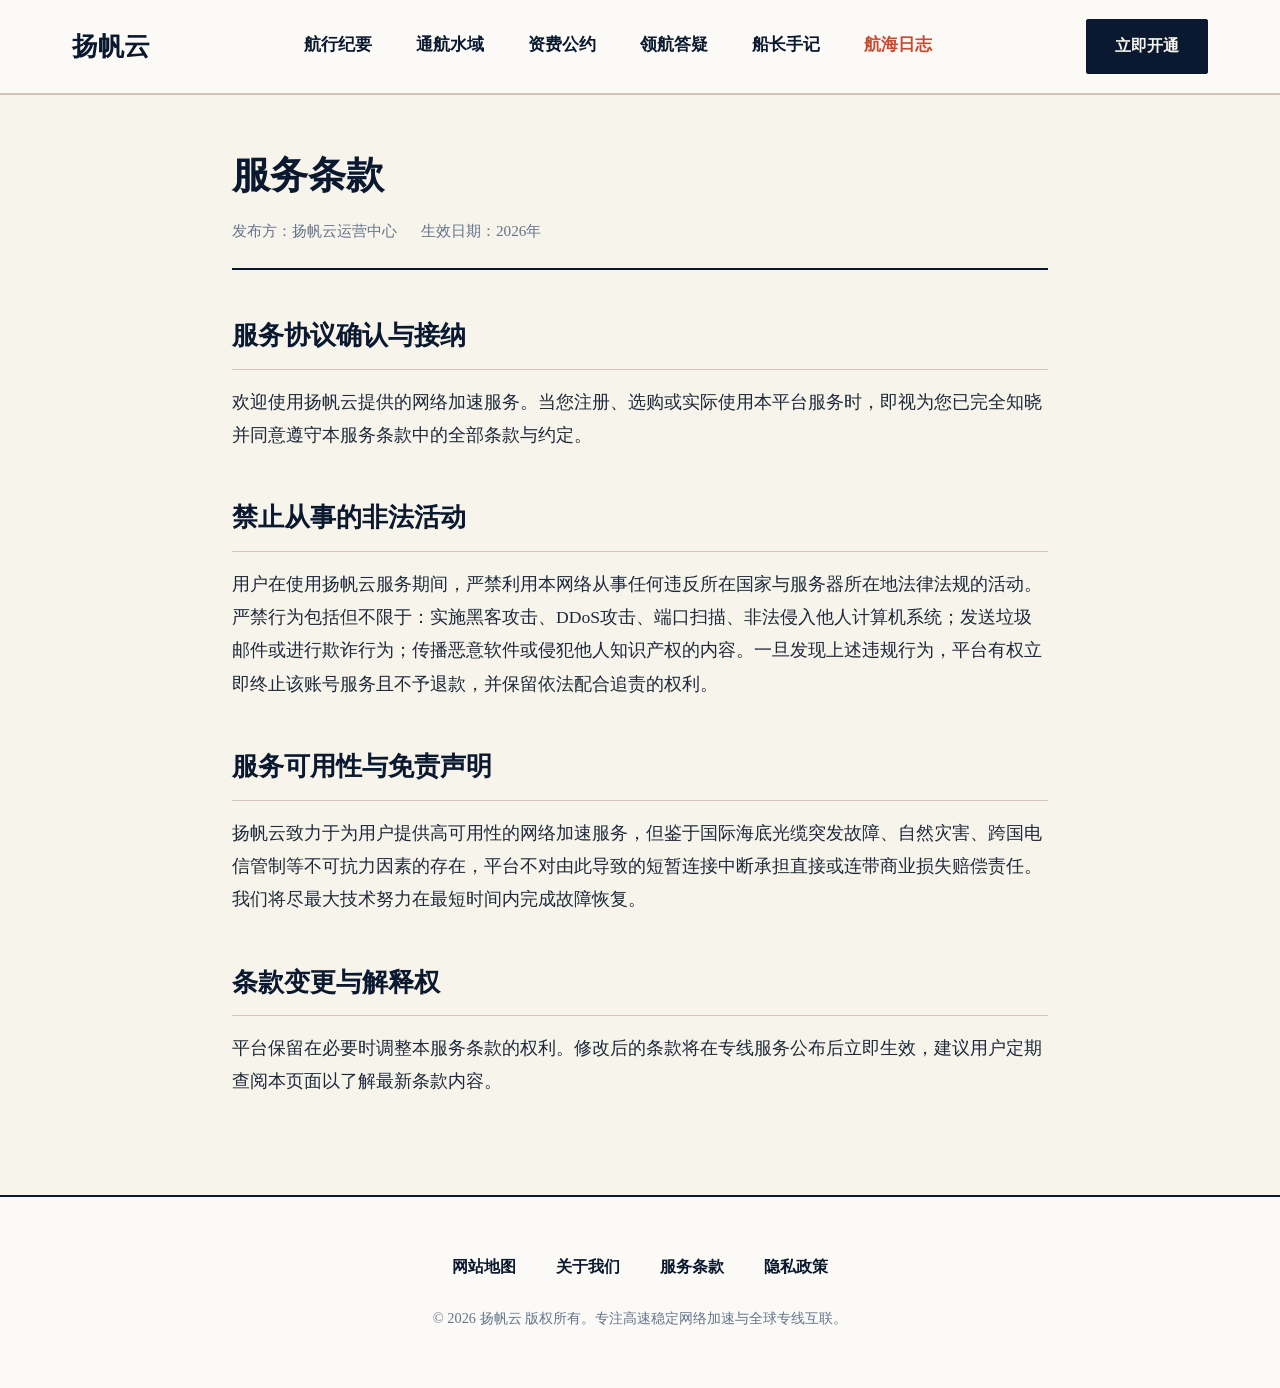
<file: terms.html>
<!DOCTYPE html>
<html lang="zh-CN">
<head>
  <meta charset="UTF-8">
  <meta name="viewport" content="width=device-width, initial-scale=1.0">
  <title>服务条款 - 扬帆云用户协议与合规声明</title>
  <link rel="stylesheet" href="style.css">
</head>
<body>
  <header class="site-header">
    <div class="nav-container">
      <a href="index.html" class="brand-logo" aria-label="扬帆云首页"><span>扬帆云</span></a>
      <nav class="nav-links" aria-label="全站导航">
        <a href="index.html#ledger">航行纪要</a>
        <a href="index.html#matrix">通航水域</a>
        <a href="index.html#covenant">资费公约</a>
        <a href="index.html#memo">领航答疑</a>
        <a href="index.html#witness">船长手记</a>
        <a href="voyage-chronicles.html" class="nav-hub-link">航海日志</a>
      </nav>
      <div class="nav-cta"><a href="https://ww012.twilightaff.com/#/?code=A56DH1Af" class="btn btn-primary" rel="nofollow" target="_blank">立即开通</a></div>
    </div>
  </header>
  <main class="page-container">
    <div class="article-header">
      <h1>服务条款</h1>
      <div class="article-meta"><span>发布方：扬帆云运营中心</span><span>生效日期：2026年</span></div>
    </div>
    <div class="article-body">
      <h2>服务协议确认与接纳</h2>
      <p>欢迎使用扬帆云提供的网络加速服务。当您注册、选购或实际使用本平台服务时，即视为您已完全知晓并同意遵守本服务条款中的全部条款与约定。</p>
      <h2>禁止从事的非法活动</h2>
      <p>用户在使用扬帆云服务期间，严禁利用本网络从事任何违反所在国家与服务器所在地法律法规的活动。严禁行为包括但不限于：实施黑客攻击、DDoS攻击、端口扫描、非法侵入他人计算机系统；发送垃圾邮件或进行欺诈行为；传播恶意软件或侵犯他人知识产权的内容。一旦发现上述违规行为，平台有权立即终止该账号服务且不予退款，并保留依法配合追责的权利。</p>
      <h2>服务可用性与免责声明</h2>
      <p>扬帆云致力于为用户提供高可用性的网络加速服务，但鉴于国际海底光缆突发故障、自然灾害、跨国电信管制等不可抗力因素的存在，平台不对由此导致的短暂连接中断承担直接或连带商业损失赔偿责任。我们将尽最大技术努力在最短时间内完成故障恢复。</p>
      <h2>条款变更与解释权</h2>
      <p>平台保留在必要时调整本服务条款的权利。修改后的条款将在专线服务公布后立即生效，建议用户定期查阅本页面以了解最新条款内容。</p>
    </div>
  </main>
  <footer class="site-footer">
    <div class="footer-container">
      <div class="footer-links">
        <a href="sitemap.html">网站地图</a>
        <a href="about.html">关于我们</a>
        <a href="terms.html">服务条款</a>
        <a href="privacy.html">隐私政策</a>
      </div>
      <p class="copyright">&copy; 2026 扬帆云 版权所有。专注高速稳定网络加速与全球专线互联。</p>
    </div>
  </footer>
</body>
</html>
</file>
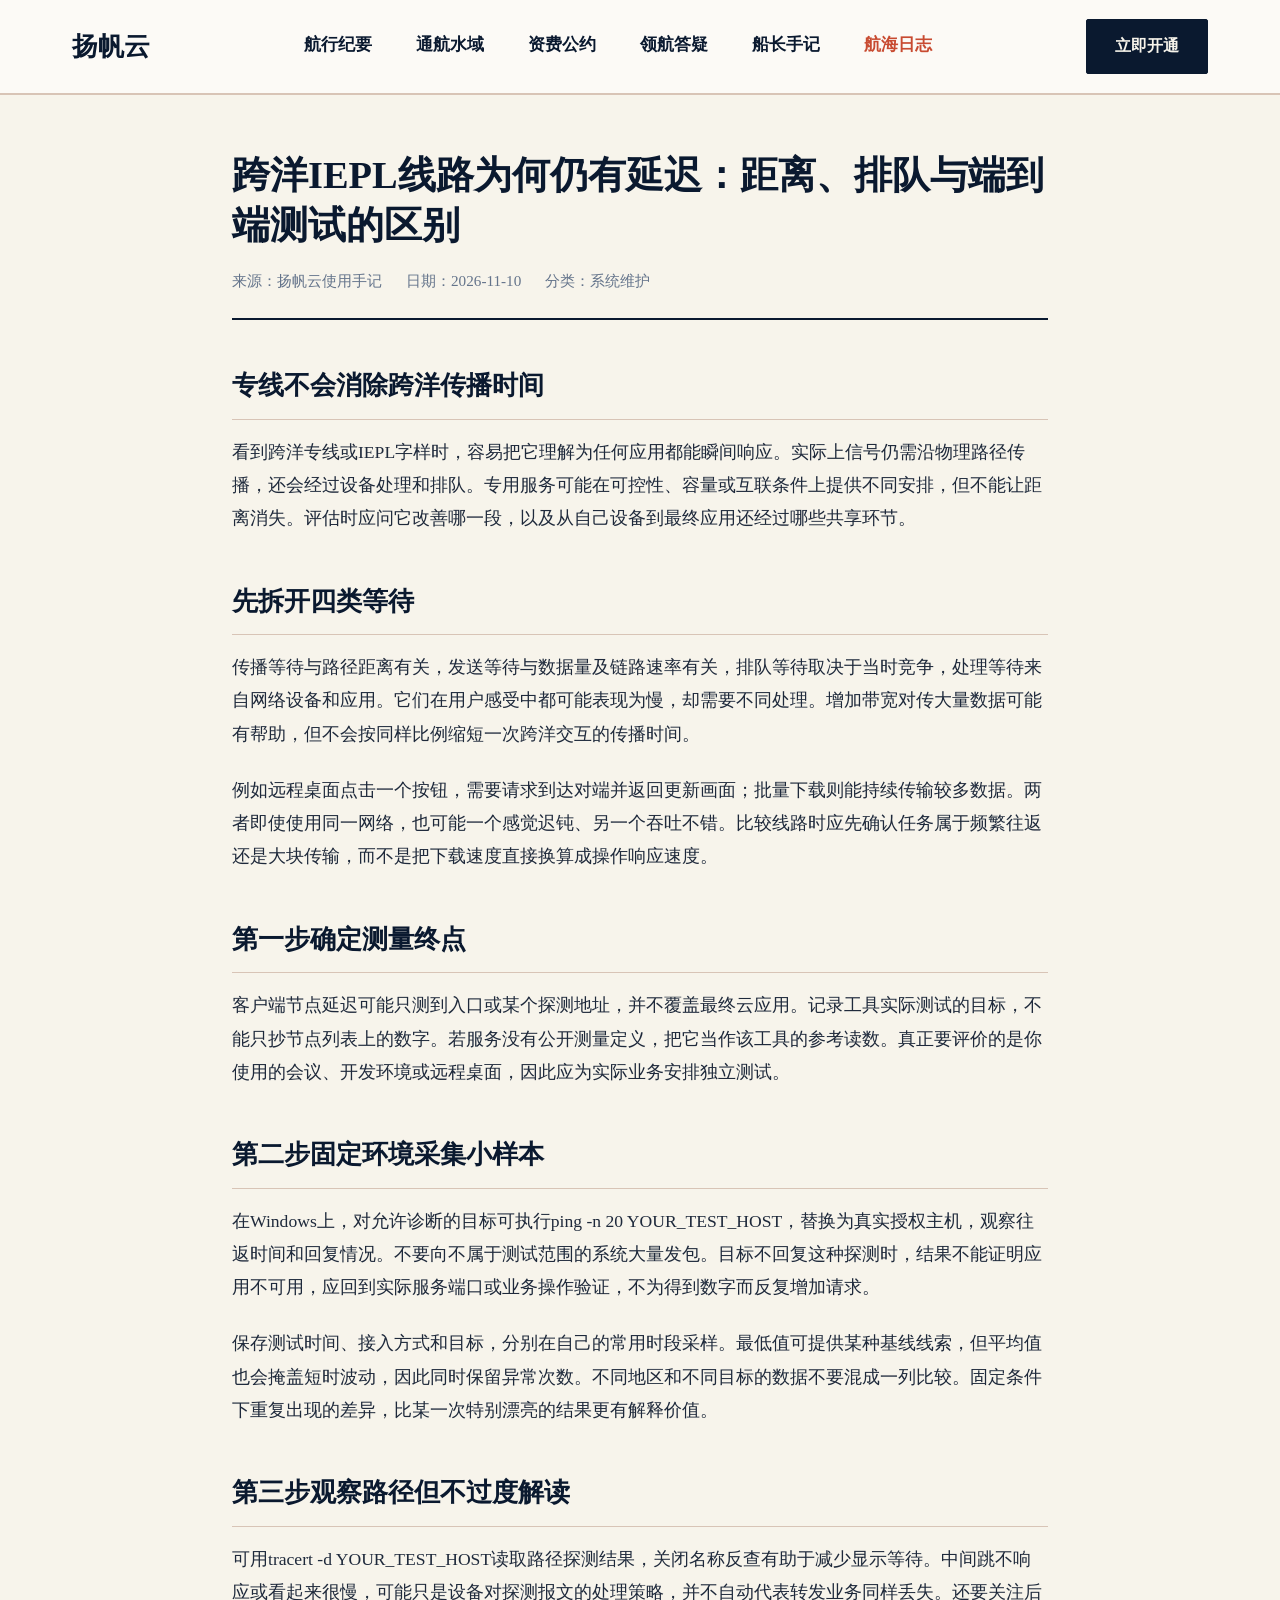
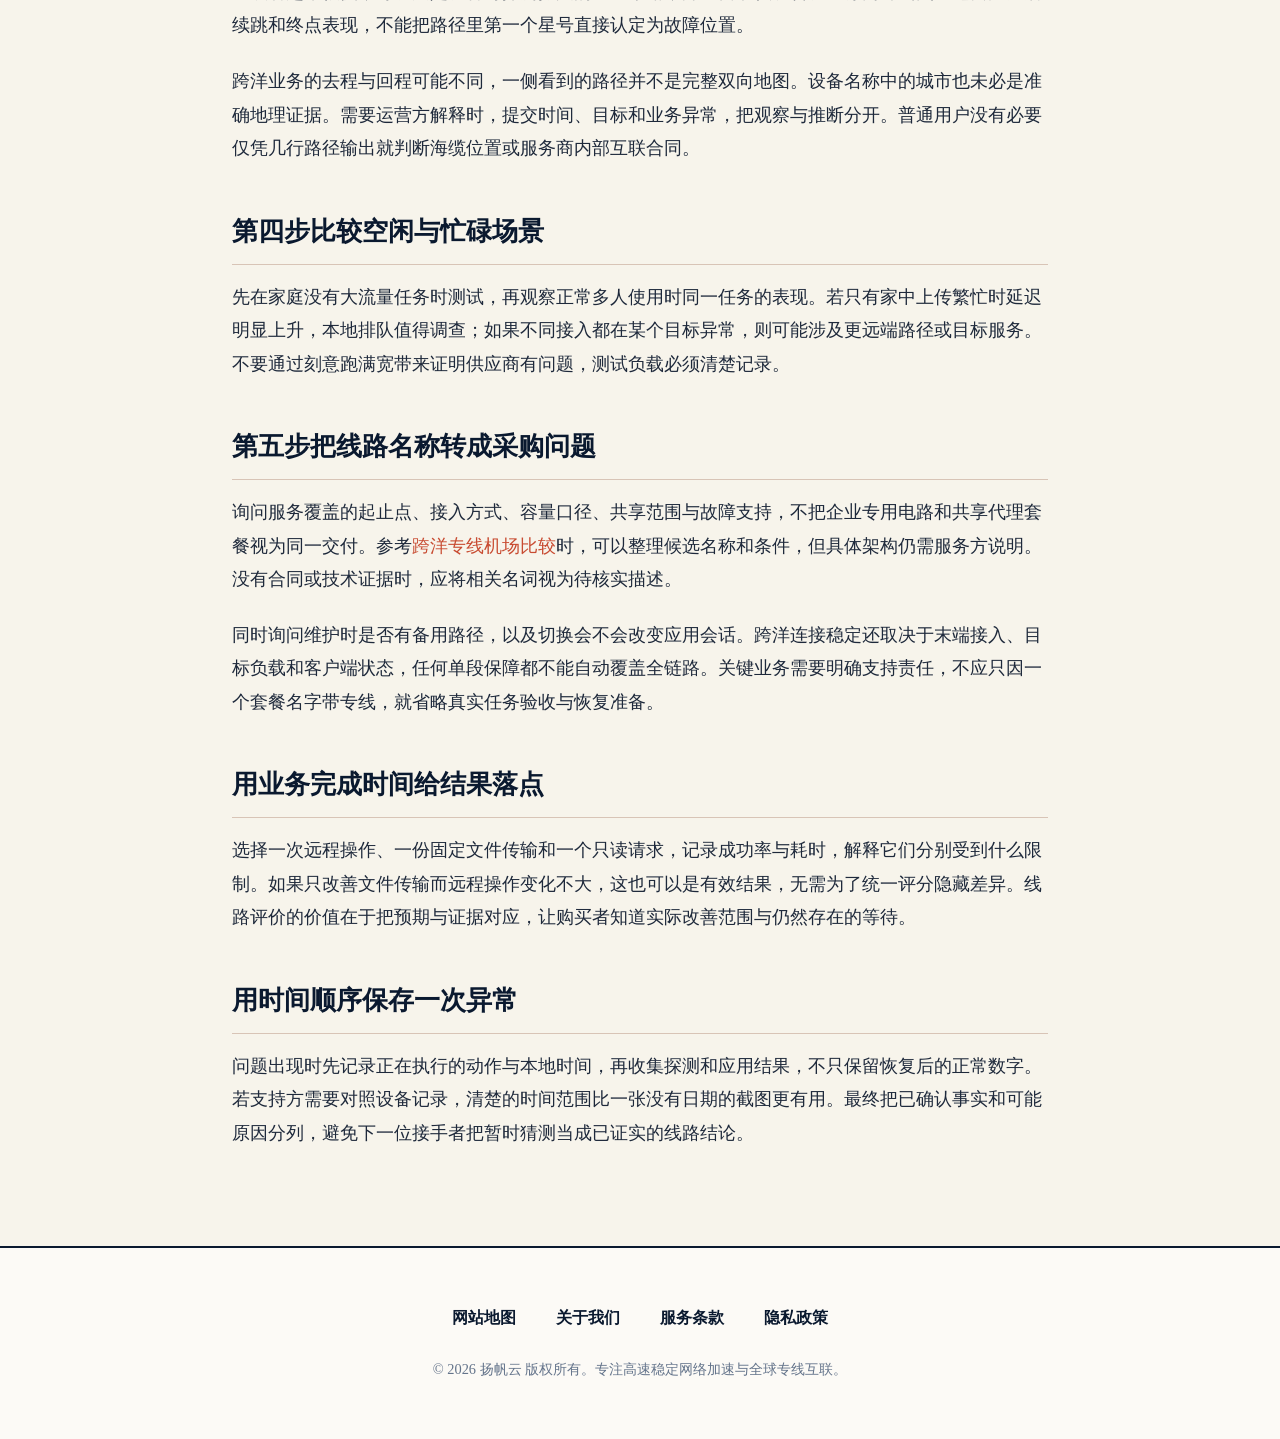
<file: transoceanic-iepl-backbone-latency-principles.html>
<!DOCTYPE html>

<html lang="zh-CN">
<head>
<meta charset="utf-8"/>
<meta content="width=device-width, initial-scale=1.0" name="viewport"/>
<title>跨洋IEPL线路为何仍有延迟：距离、排队与端到端测试的区别</title>
<meta content="跨洋IEPL线路为何仍有延迟：距离、排队与端到端测试的区别，通过明确的观察项目、对照步骤与结果解释，帮助判断问题发生的位置。" name="description"/>
<link href="style.css" rel="stylesheet"/>
</head>
<body>
<header class="site-header">
<div class="nav-container">
<a aria-label="扬帆云首页" class="brand-logo" href="index.html"><span>扬帆云</span></a>
<nav aria-label="全站导航" class="nav-links">
<a href="index.html#ledger">航行纪要</a>
<a href="index.html#matrix">通航水域</a>
<a href="index.html#covenant">资费公约</a>
<a href="index.html#memo">领航答疑</a>
<a href="index.html#witness">船长手记</a>
<a class="nav-hub-link" href="voyage-chronicles.html">航海日志</a>
</nav>
<div class="nav-cta"><a class="btn btn-primary" href="https://ww012.twilightaff.com/#/?code=A56DH1Af" rel="nofollow" target="_blank">立即开通</a></div>
</div>
</header>
<main class="page-container">
<article class="article-content">
<div class="article-header">
<h1>跨洋IEPL线路为何仍有延迟：距离、排队与端到端测试的区别</h1>
<div class="article-meta"><span>来源：扬帆云使用手记</span><span>日期：2026-11-10</span><span>分类：系统维护</span></div>
</div>
<div class="article-body"><div data-swc-article-body="2026-11-16"><h2>专线不会消除跨洋传播时间</h2>
<p>看到跨洋专线或IEPL字样时，容易把它理解为任何应用都能瞬间响应。实际上信号仍需沿物理路径传播，还会经过设备处理和排队。专用服务可能在可控性、容量或互联条件上提供不同安排，但不能让距离消失。评估时应问它改善哪一段，以及从自己设备到最终应用还经过哪些共享环节。</p>
<h2>先拆开四类等待</h2>
<p>传播等待与路径距离有关，发送等待与数据量及链路速率有关，排队等待取决于当时竞争，处理等待来自网络设备和应用。它们在用户感受中都可能表现为慢，却需要不同处理。增加带宽对传大量数据可能有帮助，但不会按同样比例缩短一次跨洋交互的传播时间。</p>
<p>例如远程桌面点击一个按钮，需要请求到达对端并返回更新画面；批量下载则能持续传输较多数据。两者即使使用同一网络，也可能一个感觉迟钝、另一个吞吐不错。比较线路时应先确认任务属于频繁往返还是大块传输，而不是把下载速度直接换算成操作响应速度。</p>
<h2>第一步确定测量终点</h2>
<p>客户端节点延迟可能只测到入口或某个探测地址，并不覆盖最终云应用。记录工具实际测试的目标，不能只抄节点列表上的数字。若服务没有公开测量定义，把它当作该工具的参考读数。真正要评价的是你使用的会议、开发环境或远程桌面，因此应为实际业务安排独立测试。</p>
<h2>第二步固定环境采集小样本</h2>
<p>在Windows上，对允许诊断的目标可执行ping -n 20 YOUR_TEST_HOST，替换为真实授权主机，观察往返时间和回复情况。不要向不属于测试范围的系统大量发包。目标不回复这种探测时，结果不能证明应用不可用，应回到实际服务端口或业务操作验证，不为得到数字而反复增加请求。</p>
<p>保存测试时间、接入方式和目标，分别在自己的常用时段采样。最低值可提供某种基线线索，但平均值也会掩盖短时波动，因此同时保留异常次数。不同地区和不同目标的数据不要混成一列比较。固定条件下重复出现的差异，比某一次特别漂亮的结果更有解释价值。</p>
<h2>第三步观察路径但不过度解读</h2>
<p>可用tracert -d YOUR_TEST_HOST读取路径探测结果，关闭名称反查有助于减少显示等待。中间跳不响应或看起来很慢，可能只是设备对探测报文的处理策略，并不自动代表转发业务同样丢失。还要关注后续跳和终点表现，不能把路径里第一个星号直接认定为故障位置。</p>
<p>跨洋业务的去程与回程可能不同，一侧看到的路径并不是完整双向地图。设备名称中的城市也未必是准确地理证据。需要运营方解释时，提交时间、目标和业务异常，把观察与推断分开。普通用户没有必要仅凭几行路径输出就判断海缆位置或服务商内部互联合同。</p>
<h2>第四步比较空闲与忙碌场景</h2>
<p>先在家庭没有大流量任务时测试，再观察正常多人使用时同一任务的表现。若只有家中上传繁忙时延迟明显上升，本地排队值得调查；如果不同接入都在某个目标异常，则可能涉及更远端路径或目标服务。不要通过刻意跑满宽带来证明供应商有问题，测试负载必须清楚记录。</p>
<h2>第五步把线路名称转成采购问题</h2>
<p>询问服务覆盖的起止点、接入方式、容量口径、共享范围与故障支持，不把企业专用电路和共享代理套餐视为同一交付。参考<a href="https://dajichang.mom/">跨洋专线机场比较</a>时，可以整理候选名称和条件，但具体架构仍需服务方说明。没有合同或技术证据时，应将相关名词视为待核实描述。</p>
<p>同时询问维护时是否有备用路径，以及切换会不会改变应用会话。跨洋连接稳定还取决于末端接入、目标负载和客户端状态，任何单段保障都不能自动覆盖全链路。关键业务需要明确支持责任，不应只因一个套餐名字带专线，就省略真实任务验收与恢复准备。</p>
<h2>用业务完成时间给结果落点</h2>
<p>选择一次远程操作、一份固定文件传输和一个只读请求，记录成功率与耗时，解释它们分别受到什么限制。如果只改善文件传输而远程操作变化不大，这也可以是有效结果，无需为了统一评分隐藏差异。线路评价的价值在于把预期与证据对应，让购买者知道实际改善范围与仍然存在的等待。</p><h2>用时间顺序保存一次异常</h2><p>问题出现时先记录正在执行的动作与本地时间，再收集探测和应用结果，不只保留恢复后的正常数字。若支持方需要对照设备记录，清楚的时间范围比一张没有日期的截图更有用。最终把已确认事实和可能原因分列，避免下一位接手者把暂时猜测当成已证实的线路结论。</p></div></div>
</article>
</main>
<footer class="site-footer">
<div class="footer-container">
<div class="footer-links">
<a href="sitemap.html">网站地图</a>
<a href="about.html">关于我们</a>
<a href="terms.html">服务条款</a>
<a href="privacy.html">隐私政策</a>
</div>
<p class="copyright">© 2026 扬帆云 版权所有。专注高速稳定网络加速与全球专线互联。</p>
</div>
</footer>
</body>
</html>
</file>
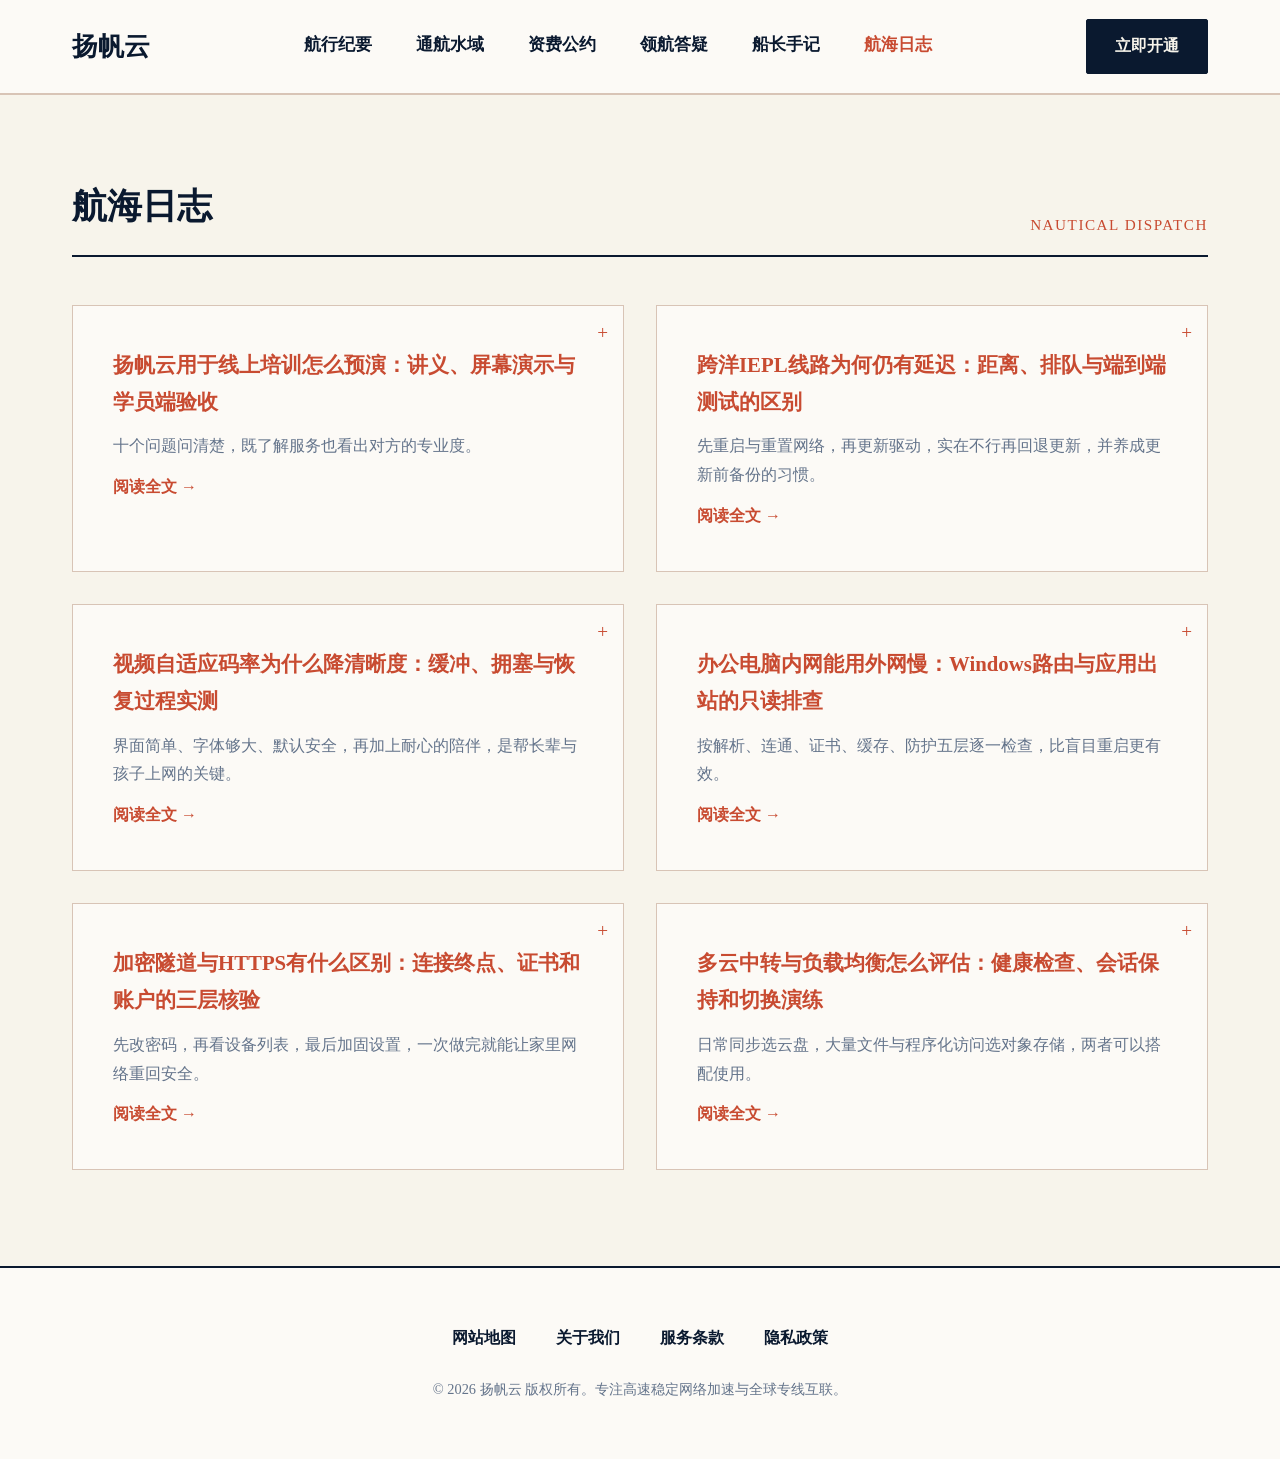
<file: voyage-chronicles.html>
<!DOCTYPE html>

<html lang="zh-CN">
<head>
<meta charset="utf-8"/>
<meta content="width=device-width, initial-scale=1.0" name="viewport"/>
<title>航行志：站长、家庭与选购实用指南 - 扬帆云</title>
<meta content="扬帆云航行志：网站海外访问排查、Wi-Fi 密码泄露处理、云盘与对象存储对比、选购十问、家庭简易设置与系统更新后排查。" name="description"/>
<link href="style.css" rel="stylesheet"/>
</head>
<body>
<header class="site-header">
<div class="nav-container">
<a aria-label="扬帆云首页" class="brand-logo" href="index.html"><span>扬帆云</span></a>
<nav aria-label="全站导航" class="nav-links">
<a href="index.html#ledger">航行纪要</a>
<a href="index.html#matrix">通航水域</a>
<a href="index.html#covenant">资费公约</a>
<a href="index.html#memo">领航答疑</a>
<a href="index.html#witness">船长手记</a>
<a class="nav-hub-link" href="voyage-chronicles.html">航海日志</a>
</nav>
<div class="nav-cta"><a class="btn btn-primary" href="https://ww012.twilightaff.com/#/?code=A56DH1Af" rel="nofollow" target="_blank">立即开通</a></div>
</div>
</header>
<main class="magazine-section">
<div class="ledger-header">
<h2>航海日志</h2>
<span class="vol-num">NAUTICAL DISPATCH</span>
</div>
<div class="coordinates-grid">
<div class="coordinate-card">
<h3><a href="speed-voyage-network-evaluation-guide.html">扬帆云用于线上培训怎么预演：讲义、屏幕演示与学员端验收</a></h3>
<p>十个问题问清楚，既了解服务也看出对方的专业度。</p>
<a href="speed-voyage-network-evaluation-guide.html" style="font-weight:700; display:inline-block; margin-top:0.75rem;">阅读全文 →</a>
</div> <div class="coordinate-card">
<h3><a href="transoceanic-iepl-backbone-latency-principles.html">跨洋IEPL线路为何仍有延迟：距离、排队与端到端测试的区别</a></h3>
<p>先重启与重置网络，再更新驱动，实在不行再回退更新，并养成更新前备份的习惯。</p>
<a href="transoceanic-iepl-backbone-latency-principles.html" style="font-weight:700; display:inline-block; margin-top:0.75rem;">阅读全文 →</a>
</div> <div class="coordinate-card">
<h3><a href="streaming-video-congestion-avoidance-protocol.html">视频自适应码率为什么降清晰度：缓冲、拥塞与恢复过程实测</a></h3>
<p>界面简单、字体够大、默认安全，再加上耐心的陪伴，是帮长辈与孩子上网的关键。</p>
<a href="streaming-video-congestion-avoidance-protocol.html" style="font-weight:700; display:inline-block; margin-top:0.75rem;">阅读全文 →</a>
</div> <div class="coordinate-card">
<h3><a href="cross-border-enterprise-dedicated-routing.html">办公电脑内网能用外网慢：Windows路由与应用出站的只读排查</a></h3>
<p>按解析、连通、证书、缓存、防护五层逐一检查，比盲目重启更有效。</p>
<a href="cross-border-enterprise-dedicated-routing.html" style="font-weight:700; display:inline-block; margin-top:0.75rem;">阅读全文 →</a>
</div> <div class="coordinate-card">
<h3><a href="cryptographic-tunnel-security-architecture.html">加密隧道与HTTPS有什么区别：连接终点、证书和账户的三层核验</a></h3>
<p>先改密码，再看设备列表，最后加固设置，一次做完就能让家里网络重回安全。</p>
<a href="cryptographic-tunnel-security-architecture.html" style="font-weight:700; display:inline-block; margin-top:0.75rem;">阅读全文 →</a>
</div> <div class="coordinate-card">
<h3><a href="multi-cloud-relay-traffic-balancing.html">多云中转与负载均衡怎么评估：健康检查、会话保持和切换演练</a></h3>
<p>日常同步选云盘，大量文件与程序化访问选对象存储，两者可以搭配使用。</p>
<a href="multi-cloud-relay-traffic-balancing.html" style="font-weight:700; display:inline-block; margin-top:0.75rem;">阅读全文 →</a>
</div>
</div>
</main>
<footer class="site-footer">
<div class="footer-container">
<div class="footer-links">
<a href="sitemap.html">网站地图</a>
<a href="about.html">关于我们</a>
<a href="terms.html">服务条款</a>
<a href="privacy.html">隐私政策</a>
</div>
<p class="copyright">© 2026 扬帆云 版权所有。专注高速稳定网络加速与全球专线互联。</p>
</div>
</footer>
</body>
</html>
</file>
<file: style.css>
/* yangfanyun.online - Mediterranean Yacht Club Magazine */
:root {
  --bg: #F7F4EB;
  --surface: #FCFAF6;
  --primary: #0A192F;
  --primary-hover: #1E3A8A;
  --accent: #C84B31;
  --text: #1E293B;
  --muted: #64748B;
  --border: #D8C4B6;
}
* { box-sizing: border-box; margin: 0; padding: 0; }
body {
  font-family: "Songti SC", "SimSun", "Georgia", serif;
  background-color: var(--bg);
  color: var(--text);
  line-height: 1.8;
}
a { color: var(--accent); text-decoration: none; transition: all 0.2s; }
a:visited { color: var(--accent); }
a:hover { color: var(--primary); text-decoration: underline; }

.top-telemetry-ribbon {
  background: var(--primary);
  color: #D8C4B6;
  font-size: 0.8rem;
  padding: 0.4rem 1.5rem;
  text-align: center;
  letter-spacing: 0.15em;
  text-transform: uppercase;
}
.site-header {
  background: var(--surface);
  border-bottom: 2px solid var(--border);
  position: sticky;
  top: 0;
  z-index: 100;
}
.nav-container {
  max-width: 1200px;
  margin: 0 auto;
  padding: 1.2rem 2rem;
  display: flex;
  justify-content: space-between;
  align-items: center;
  gap: 1.5rem;
}
.brand-logo {
  display: flex;
  align-items: center;
  gap: 0.75rem;
  font-size: 1.6rem;
  font-weight: 900;
  color: var(--primary);
}
.nav-links {
  display: flex;
  align-items: center;
  gap: 1.75rem;
  flex-wrap: wrap;
}
.nav-links a {
  font-size: 1.05rem;
  color: var(--primary);
  font-weight: 600;
  padding: 0.25rem 0.5rem;
  border-bottom: 2px solid transparent;
}
.nav-links a:hover {
  color: var(--accent);
  border-bottom-color: var(--accent);
  text-decoration: none;
}
.nav-links .nav-hub-link { color: var(--accent); font-weight: 700; }

.btn {
  display: inline-flex;
  align-items: center;
  justify-content: center;
  padding: 0.75rem 1.75rem;
  font-weight: 700;
  font-size: 1rem;
  cursor: pointer;
  border-radius: 2px;
  border: 1px solid var(--primary);
  transition: all 0.25s ease;
}
.btn-primary { background: var(--primary); color: #F7F4EB !important; }
.btn-primary:hover { background: var(--accent); border-color: var(--accent); color: #FFF !important; text-decoration: none; }
.btn-secondary { background: transparent; color: var(--primary) !important; border: 1px solid var(--border); }
.btn-secondary:hover { border-color: var(--accent); color: var(--accent) !important; text-decoration: none; }

.hero-editorial {
  max-width: 1200px;
  margin: 3.5rem auto 4rem auto;
  padding: 0 2rem;
  display: grid;
  grid-template-columns: 1fr 1fr;
  gap: 4rem;
  align-items: center;
}
.hero-dispatch-stamp {
  display: inline-block;
  border: 1px solid var(--accent);
  color: var(--accent);
  padding: 0.2rem 0.8rem;
  font-size: 0.8rem;
  letter-spacing: 0.2em;
  text-transform: uppercase;
  margin-bottom: 1.5rem;
}
.hero-editorial h1 {
  font-size: 2.8rem;
  line-height: 1.25;
  color: var(--primary);
  margin-bottom: 1.5rem;
  font-weight: 900;
}
.hero-editorial .editorial-quote {
  font-size: 1.15rem;
  color: var(--muted);
  line-height: 1.8;
  border-left: 3px solid var(--accent);
  padding-left: 1.25rem;
  margin-bottom: 2rem;
  font-style: italic;
}
.hero-actions { display: flex; gap: 1.25rem; flex-wrap: wrap; }
.hero-canvas-frame {
  border: 4px double var(--border);
  padding: 12px;
  background: var(--surface);
  box-shadow: 12px 12px 0 var(--border);
}
.hero-illus { width: 100%; height: auto; display: block; }

@keyframes shipBob {
  0%, 100% { transform: translateY(0) rotate(0deg); }
  50% { transform: translateY(-8px) rotate(1.2deg); }
}
.sailing-ship-bob1 { animation: shipBob 5s ease-in-out infinite; transform-origin: center bottom; }
@keyframes waveFlow { 0%, 100% { transform: translateX(0); } 50% { transform: translateX(-15px); } }
.wave-mid { animation: waveFlow 4s ease-in-out infinite; }

.magazine-section { max-width: 1200px; margin: 5rem auto; padding: 0 2rem; }
.ledger-header {
  border-bottom: 2px solid var(--primary);
  padding-bottom: 1rem;
  margin-bottom: 3rem;
  display: flex;
  justify-content: space-between;
  align-items: flex-end;
  flex-wrap: wrap;
  gap: 1rem;
}
.ledger-header h2 { font-size: 2.2rem; color: var(--primary); font-weight: 900; }
.ledger-header .vol-num { font-size: 0.95rem; color: var(--accent); letter-spacing: 0.1em; }

.feature-ledger { display: flex; flex-direction: column; border-top: 1px solid var(--border); }
.ledger-row {
  display: grid;
  grid-template-columns: 80px 240px 1fr;
  padding: 2rem 1rem;
  border-bottom: 1px solid var(--border);
  align-items: baseline;
  gap: 2rem;
}
.ledger-row .roman-idx { font-size: 1.5rem; color: var(--accent); font-weight: 700; }
.ledger-row h3 { font-size: 1.35rem; color: var(--primary); }
.ledger-row p { color: var(--muted); font-size: 1.05rem; }

.coordinates-grid { display: grid; grid-template-columns: 1fr 1fr; gap: 2rem; }
.coordinate-card {
  background: var(--surface);
  border: 1px solid var(--border);
  padding: 2.5rem;
  position: relative;
}
.coordinate-card::before { content: "+"; position: absolute; top: 10px; right: 15px; color: var(--accent); font-size: 1.2rem; }
.coordinate-card h3 { font-size: 1.3rem; color: var(--primary); margin-bottom: 0.75rem; }
.coordinate-card p { color: var(--muted); }

.protocol-table-wrap { overflow-x: auto; border: 1px solid var(--border); background: var(--surface); }
.protocol-table { width: 100%; border-collapse: collapse; text-align: left; }
.protocol-table th, .protocol-table td { padding: 1.4rem 1.8rem; border-bottom: 1px solid var(--border); }
.protocol-table th { background: var(--primary); color: #F7F4EB; font-size: 1.1rem; font-weight: 700; }
.protocol-table td.tier-title { font-size: 1.2rem; font-weight: 800; color: var(--primary); }
.protocol-table td.price { font-size: 1.5rem; font-weight: 900; color: var(--accent); }

.faq-two-col { display: grid; grid-template-columns: 1fr 1fr; gap: 2.5rem; }
.faq-box {
  background: var(--surface);
  border-left: 3px solid var(--accent);
  padding: 1.5rem 1.8rem;
  border-top: 1px solid var(--border);
  border-bottom: 1px solid var(--border);
  border-right: 1px solid var(--border);
}
.faq-box h3 { font-size: 1.15rem; color: var(--primary); margin-bottom: 0.6rem; }
.faq-box p { color: var(--muted); font-size: 0.95rem; }

.testimonials-row { display: grid; grid-template-columns: 1fr 1fr 1fr; gap: 2rem; }
.captain-quote { background: var(--surface); border: 1px solid var(--border); padding: 2rem; font-style: italic; }
.captain-quote p { margin-bottom: 1.25rem; color: var(--text); }
.captain-sign { font-weight: 800; color: var(--primary); font-style: normal; font-size: 0.95rem; border-top: 1px dashed var(--border); padding-top: 0.75rem; }

.page-container { max-width: 880px; margin: 3.5rem auto; padding: 0 2rem; }
.article-header { border-bottom: 2px solid var(--primary); padding-bottom: 1.5rem; margin-bottom: 2.5rem; }
.article-header h1 { font-size: 2.4rem; color: var(--primary); line-height: 1.3; margin-bottom: 1rem; }
.article-meta { color: var(--muted); font-size: 0.95rem; display: flex; gap: 1.5rem; }
.article-body { font-size: 1.1rem; line-height: 1.9; }
.article-body h2 { font-size: 1.65rem; color: var(--primary); margin: 2.5rem 0 1rem 0; border-bottom: 1px solid var(--border); padding-bottom: 0.5rem; }
.article-body h3 { font-size: 1.3rem; color: var(--primary); margin: 1.75rem 0 0.75rem 0; }
.article-body p { margin-bottom: 1.4rem; }

.site-footer { border-top: 2px solid var(--primary); background: var(--surface); padding: 3.5rem 2rem; margin-top: 6rem; }
.footer-container { max-width: 1200px; margin: 0 auto; display: flex; flex-direction: column; align-items: center; gap: 1.5rem; }
.footer-links { display: flex; gap: 2.5rem; }
.footer-links a { font-size: 1rem; font-weight: 700; color: var(--primary); }
.footer-links a:hover { color: var(--accent); }
.copyright { color: var(--muted); font-size: 0.9rem; }

@media (max-width: 768px) {
  .nav-container { flex-wrap: wrap; justify-content: center; padding: 1rem; }
  .nav-links { order: 3; width: 100%; justify-content: center; gap: 0.75rem; margin-top: 0.5rem; }
  .hero-editorial { grid-template-columns: 1fr; gap: 2.5rem; margin: 2rem auto; }
  .hero-editorial h1 { font-size: 2.1rem; }
  .ledger-row { grid-template-columns: 1fr; gap: 0.5rem; }
  .coordinates-grid, .faq-two-col, .testimonials-row { grid-template-columns: 1fr; }
  .footer-links { flex-wrap: wrap; justify-content: center; gap: 1.25rem; }
}
</file>
